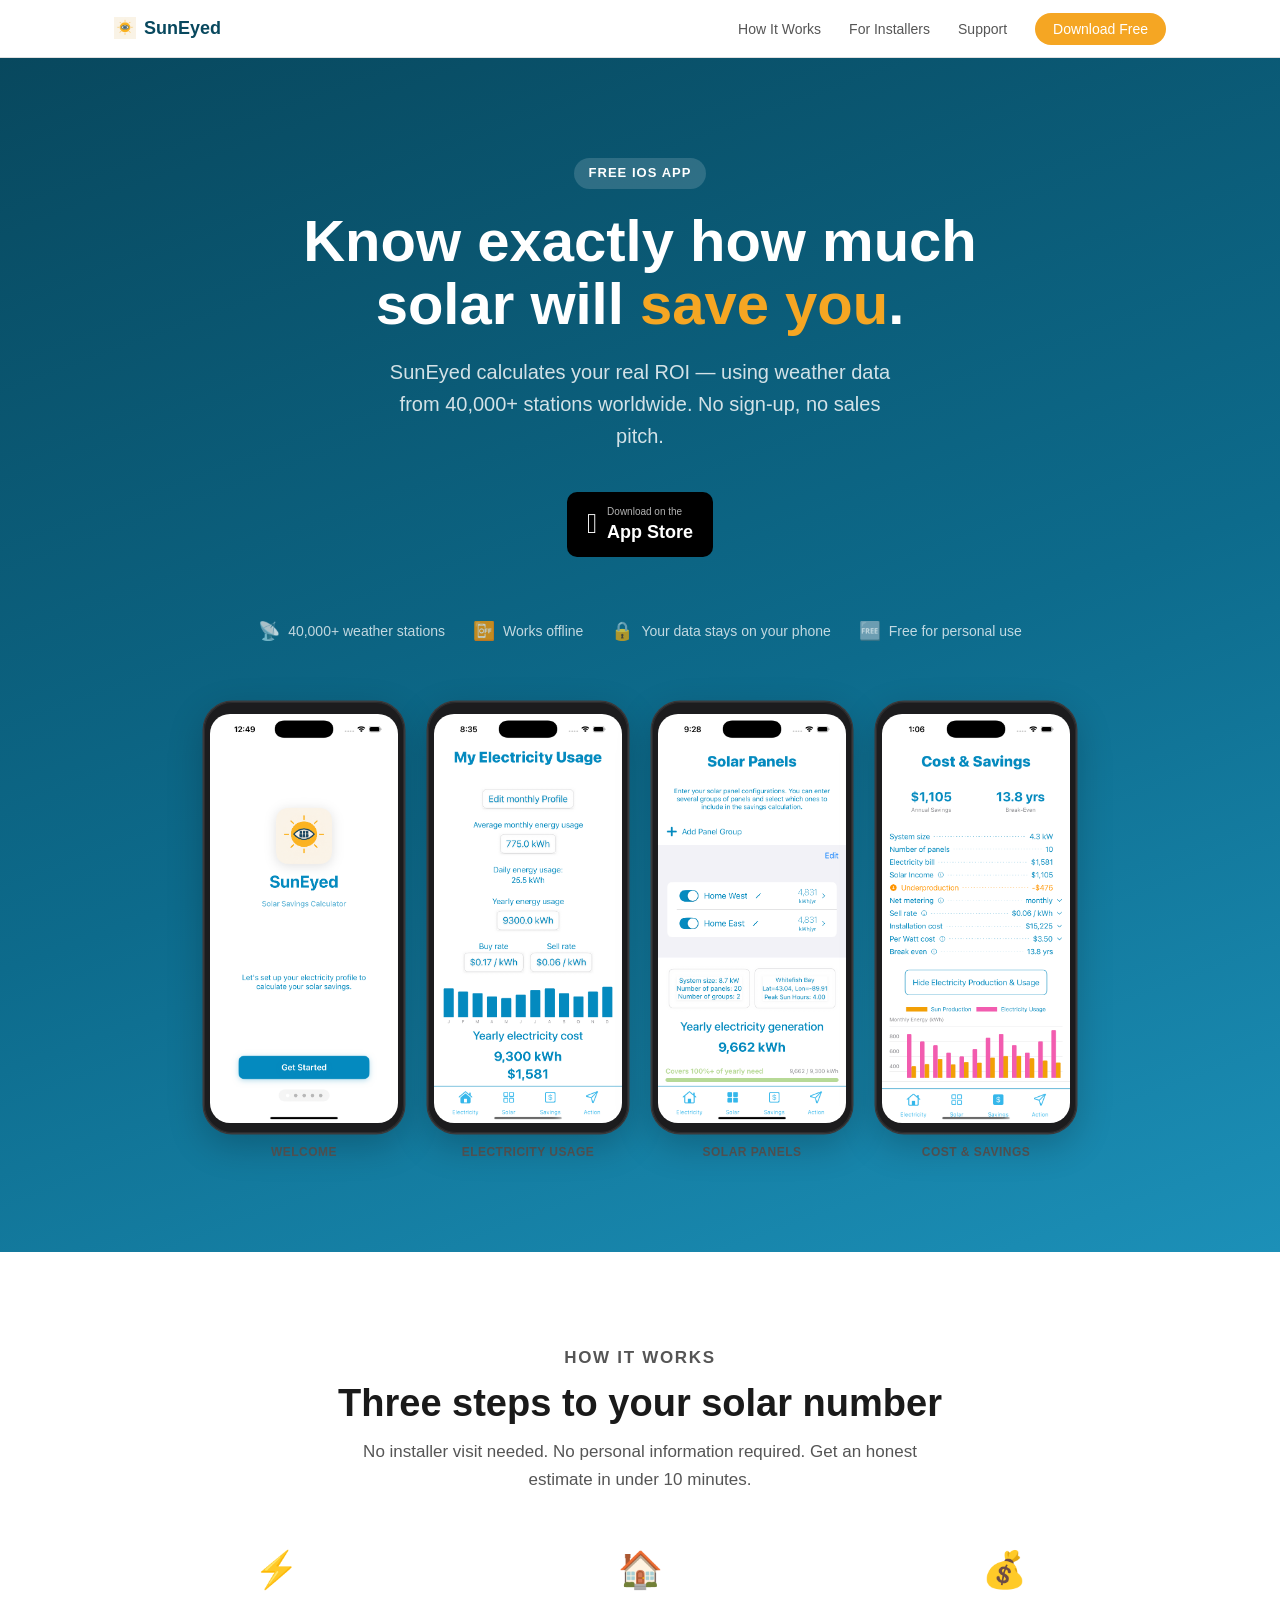
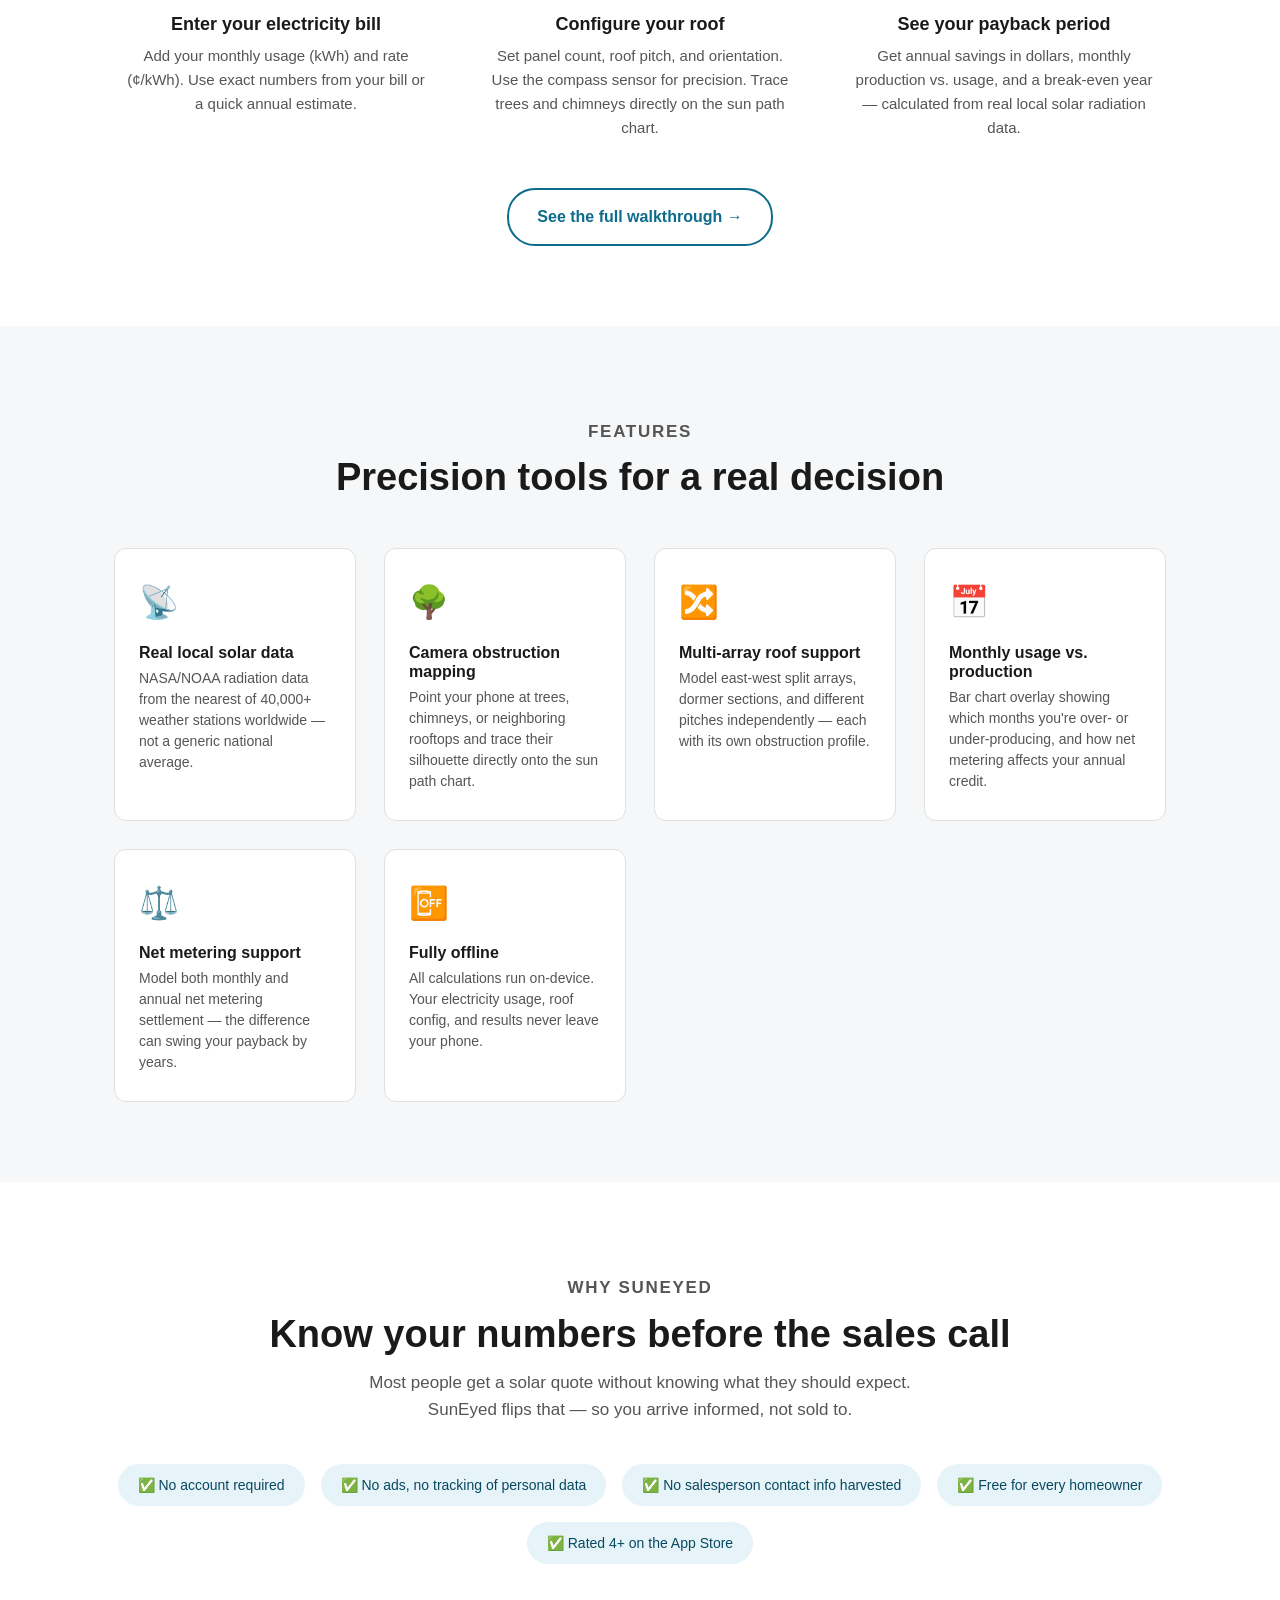
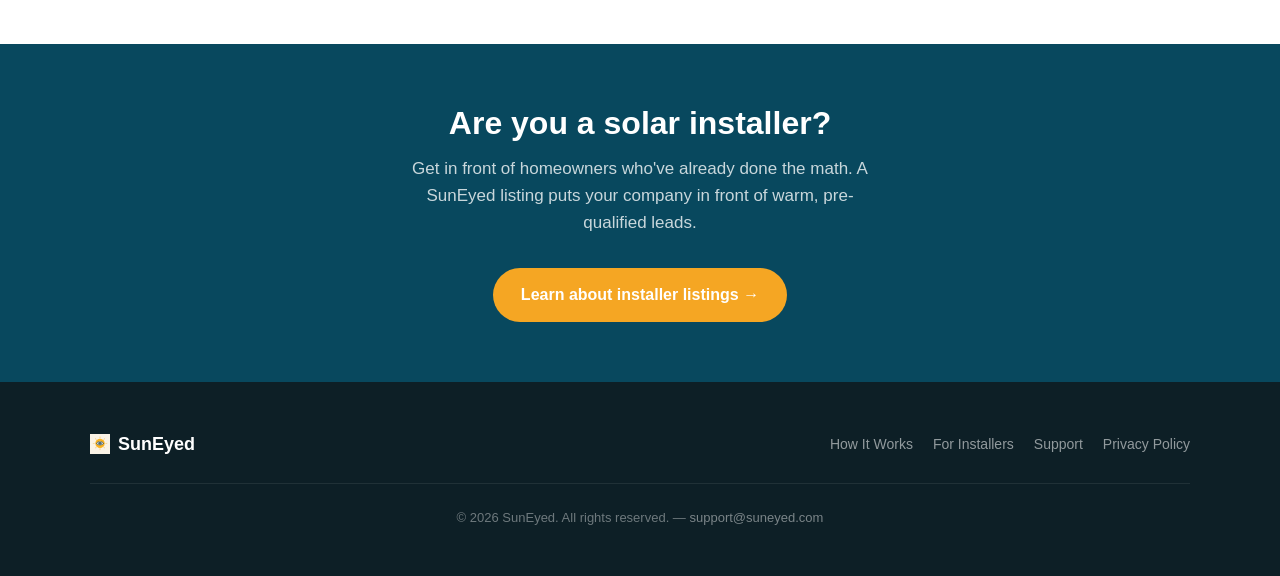
<file: index.html>
<!DOCTYPE html>
<html lang="en">
<head>
    <meta charset="UTF-8">
    <meta name="viewport" content="width=device-width, initial-scale=1.0">

    <title>SunEyed — Solar Savings Calculator</title>
    <meta name="description" content="Free iOS app. Calculate your solar panel ROI using real weather data from 40,000+ stations worldwide. No sign-up required. Know your numbers before you talk to a salesperson.">

    <!-- Open Graph -->
    <meta property="og:type" content="website">
    <meta property="og:url" content="https://suneyed.com/">
    <meta property="og:title" content="SunEyed — Solar Savings Calculator">
    <meta property="og:description" content="Free iOS app. Calculate your solar panel ROI using real weather data. No sign-up required.">
    <meta property="og:image" content="https://suneyed.com/assets/og-image.png">

    <!-- Twitter Card -->
    <meta name="twitter:card" content="summary_large_image">
    <meta name="twitter:title" content="SunEyed — Solar Savings Calculator">
    <meta name="twitter:description" content="Know exactly how much solar will save you — before talking to a single salesperson.">

    <!-- Canonical -->
    <link rel="canonical" href="https://suneyed.com/">

    <!-- Schema.org structured data -->
    <script type="application/ld+json">
    {
        "@context": "https://schema.org",
        "@type": "MobileApplication",
        "name": "SunEyed — Solar Savings Calculator",
        "operatingSystem": "iOS",
        "applicationCategory": "UtilitiesApplication",
        "offers": { "@type": "Offer", "price": "0", "priceCurrency": "USD" },
        "description": "Calculate your personalized solar ROI using real weather data from 40,000+ stations worldwide.",
        "url": "https://suneyed.com"
    }
    </script>

    <link rel="stylesheet" href="css/style.css">
</head>
<body>

<!-- ===== NAV ===== -->
<nav class="nav">
    <div class="nav__inner">
        <a href="/" class="nav__logo">
            <img src="assets/logo-sun.png" alt="SunEyed" class="nav__logo-sun" style="height:22px;width:auto;vertical-align:middle;">
            SunEyed
        </a>
        <ul class="nav__links">
            <li><a href="how-it-works.html">How It Works</a></li>
            <li><a href="installers.html">For Installers</a></li>
            <li><a href="support.html">Support</a></li>
            <li><a href="#download" class="nav__cta">Download Free</a></li>
        </ul>
    </div>
</nav>

<!-- ===== HERO ===== -->
<section class="hero">
    <div class="hero__eyebrow">Free iOS App</div>

    <h1 class="hero__title">
        Know exactly how much solar will <em>save you</em>.
    </h1>

    <p class="hero__sub">
        SunEyed calculates your real ROI — using weather data from 40,000+ stations worldwide. No sign-up, no sales pitch.
    </p>

    <div class="hero__actions" id="download">
        <a href="https://apps.apple.com/app/id6761688312" class="appstore-badge" aria-label="Download on the App Store">
            <span class="appstore-badge__icon">&#63743;</span>
            <span class="appstore-badge__text">
                <span class="appstore-badge__sub">Download on the</span>
                <span class="appstore-badge__main">App Store</span>
            </span>
        </a>
    </div>

    <div class="hero__badges">
        <span class="hero__badge"><span class="hero__badge-icon">📡</span> 40,000+ weather stations</span>
        <span class="hero__badge"><span class="hero__badge-icon">📴</span> Works offline</span>
        <span class="hero__badge"><span class="hero__badge-icon">🔒</span> Your data stays on your phone</span>
        <span class="hero__badge"><span class="hero__badge-icon">🆓</span> Free for personal use</span>
    </div>

    <!-- Screenshot row -->
    <div class="screenshots">
        <div class="screenshot-card">
            <div class="device-frame"><img src="assets/suneyed 01 - splash screen.png" alt="SunEyed splash screen" class="screenshot-card__img"></div>
            <div class="screenshot-card__label">Welcome</div>
        </div>
        <div class="screenshot-card">
            <div class="device-frame"><img src="assets/suneyed 02 - electricity usage.png" alt="Electricity usage screen" class="screenshot-card__img"></div>
            <div class="screenshot-card__label">Electricity Usage</div>
        </div>
        <div class="screenshot-card">
            <div class="device-frame"><img src="assets/suneyed 05 - solar panels.png" alt="Solar panels screen" class="screenshot-card__img"></div>
            <div class="screenshot-card__label">Solar Panels</div>
        </div>
        <div class="screenshot-card">
            <div class="device-frame"><img src="assets/suneyed 06 - cost and savings.png" alt="Cost and savings screen" class="screenshot-card__img"></div>
            <div class="screenshot-card__label">Cost &amp; Savings</div>
        </div>
    </div>
</section>

<!-- ===== HOW IT WORKS (condensed) ===== -->
<section class="section">
    <div class="container">
        <div class="section-header">
            <p class="section-label">How It Works</p>
            <h2>Three steps to your solar number</h2>
            <p>No installer visit needed. No personal information required. Get an honest estimate in under 10 minutes.</p>
        </div>

        <div class="steps">
            <div class="step">
                <div class="step__icon">⚡</div>
                <h3 class="step__title">Enter your electricity bill</h3>
                <p class="step__desc">Add your monthly usage (kWh) and rate (¢/kWh). Use exact numbers from your bill or a quick annual estimate.</p>
            </div>
            <div class="step">
                <div class="step__icon">🏠</div>
                <h3 class="step__title">Configure your roof</h3>
                <p class="step__desc">Set panel count, roof pitch, and orientation. Use the compass sensor for precision. Trace trees and chimneys directly on the sun path chart.</p>
            </div>
            <div class="step">
                <div class="step__icon">💰</div>
                <h3 class="step__title">See your payback period</h3>
                <p class="step__desc">Get annual savings in dollars, monthly production vs. usage, and a break-even year — calculated from real local solar radiation data.</p>
            </div>
        </div>

        <div style="text-align:center; margin-top:48px;">
            <a href="how-it-works.html" class="btn btn--outline">See the full walkthrough →</a>
        </div>
    </div>
</section>

<!-- ===== FEATURES ===== -->
<section class="section section--alt">
    <div class="container">
        <div class="section-header">
            <p class="section-label">Features</p>
            <h2>Precision tools for a real decision</h2>
        </div>

        <div class="features">
            <div class="feature-card">
                <div class="feature-card__icon">📡</div>
                <h3 class="feature-card__title">Real local solar data</h3>
                <p class="feature-card__desc">NASA/NOAA radiation data from the nearest of 40,000+ weather stations worldwide — not a generic national average.</p>
            </div>
            <div class="feature-card">
                <div class="feature-card__icon">🌳</div>
                <h3 class="feature-card__title">Camera obstruction mapping</h3>
                <p class="feature-card__desc">Point your phone at trees, chimneys, or neighboring rooftops and trace their silhouette directly onto the sun path chart.</p>
            </div>
            <div class="feature-card">
                <div class="feature-card__icon">🔀</div>
                <h3 class="feature-card__title">Multi-array roof support</h3>
                <p class="feature-card__desc">Model east-west split arrays, dormer sections, and different pitches independently — each with its own obstruction profile.</p>
            </div>
            <div class="feature-card">
                <div class="feature-card__icon">📅</div>
                <h3 class="feature-card__title">Monthly usage vs. production</h3>
                <p class="feature-card__desc">Bar chart overlay showing which months you're over- or under-producing, and how net metering affects your annual credit.</p>
            </div>
            <div class="feature-card">
                <div class="feature-card__icon">⚖️</div>
                <h3 class="feature-card__title">Net metering support</h3>
                <p class="feature-card__desc">Model both monthly and annual net metering settlement — the difference can swing your payback by years.</p>
            </div>
            <div class="feature-card">
                <div class="feature-card__icon">📴</div>
                <h3 class="feature-card__title">Fully offline</h3>
                <p class="feature-card__desc">All calculations run on-device. Your electricity usage, roof config, and results never leave your phone.</p>
            </div>
        </div>
    </div>
</section>

<!-- ===== TRUST SIGNALS ===== -->
<section class="section">
    <div class="container" style="text-align:center;">
        <div class="section-header">
            <p class="section-label">Why SunEyed</p>
            <h2>Know your numbers before the sales call</h2>
            <p>Most people get a solar quote without knowing what they should expect. SunEyed flips that — so you arrive informed, not sold to.</p>
        </div>

        <div class="trust-row">
            <div class="trust-pill">✅ No account required</div>
            <div class="trust-pill">✅ No ads, no tracking of personal data</div>
            <div class="trust-pill">✅ No salesperson contact info harvested</div>
            <div class="trust-pill">✅ Free for every homeowner</div>
            <div class="trust-pill">✅ Rated 4+ on the App Store</div>
        </div>
    </div>
</section>

<!-- ===== INSTALLER CTA BAND ===== -->
<div class="installer-band">
    <h2>Are you a solar installer?</h2>
    <p>Get in front of homeowners who've already done the math. A SunEyed listing puts your company in front of warm, pre-qualified leads.</p>
    <a href="installers.html" class="btn btn--amber">Learn about installer listings →</a>
</div>

<!-- ===== FOOTER ===== -->
<footer class="footer">
    <div class="footer__inner">
        <div class="footer__logo" style="display:flex;align-items:center;gap:8px;"><img src="assets/logo-sun.png" alt="SunEyed" class="footer__logo-img" style="height:20px;width:auto;vertical-align:middle;"> SunEyed</div>
        <ul class="footer__links">
            <li><a href="how-it-works.html">How It Works</a></li>
            <li><a href="installers.html">For Installers</a></li>
            <li><a href="support.html">Support</a></li>
            <li><a href="privacy.html">Privacy Policy</a></li>
        </ul>
    </div>
    <div class="footer__inner">
        <p class="footer__copy">&copy; 2026 SunEyed. All rights reserved. &mdash; <a href="mailto:support@suneyed.com" style="color:rgba(255,255,255,0.45)">support@suneyed.com</a></p>
    </div>
</footer>

</body>
</html>
</file>
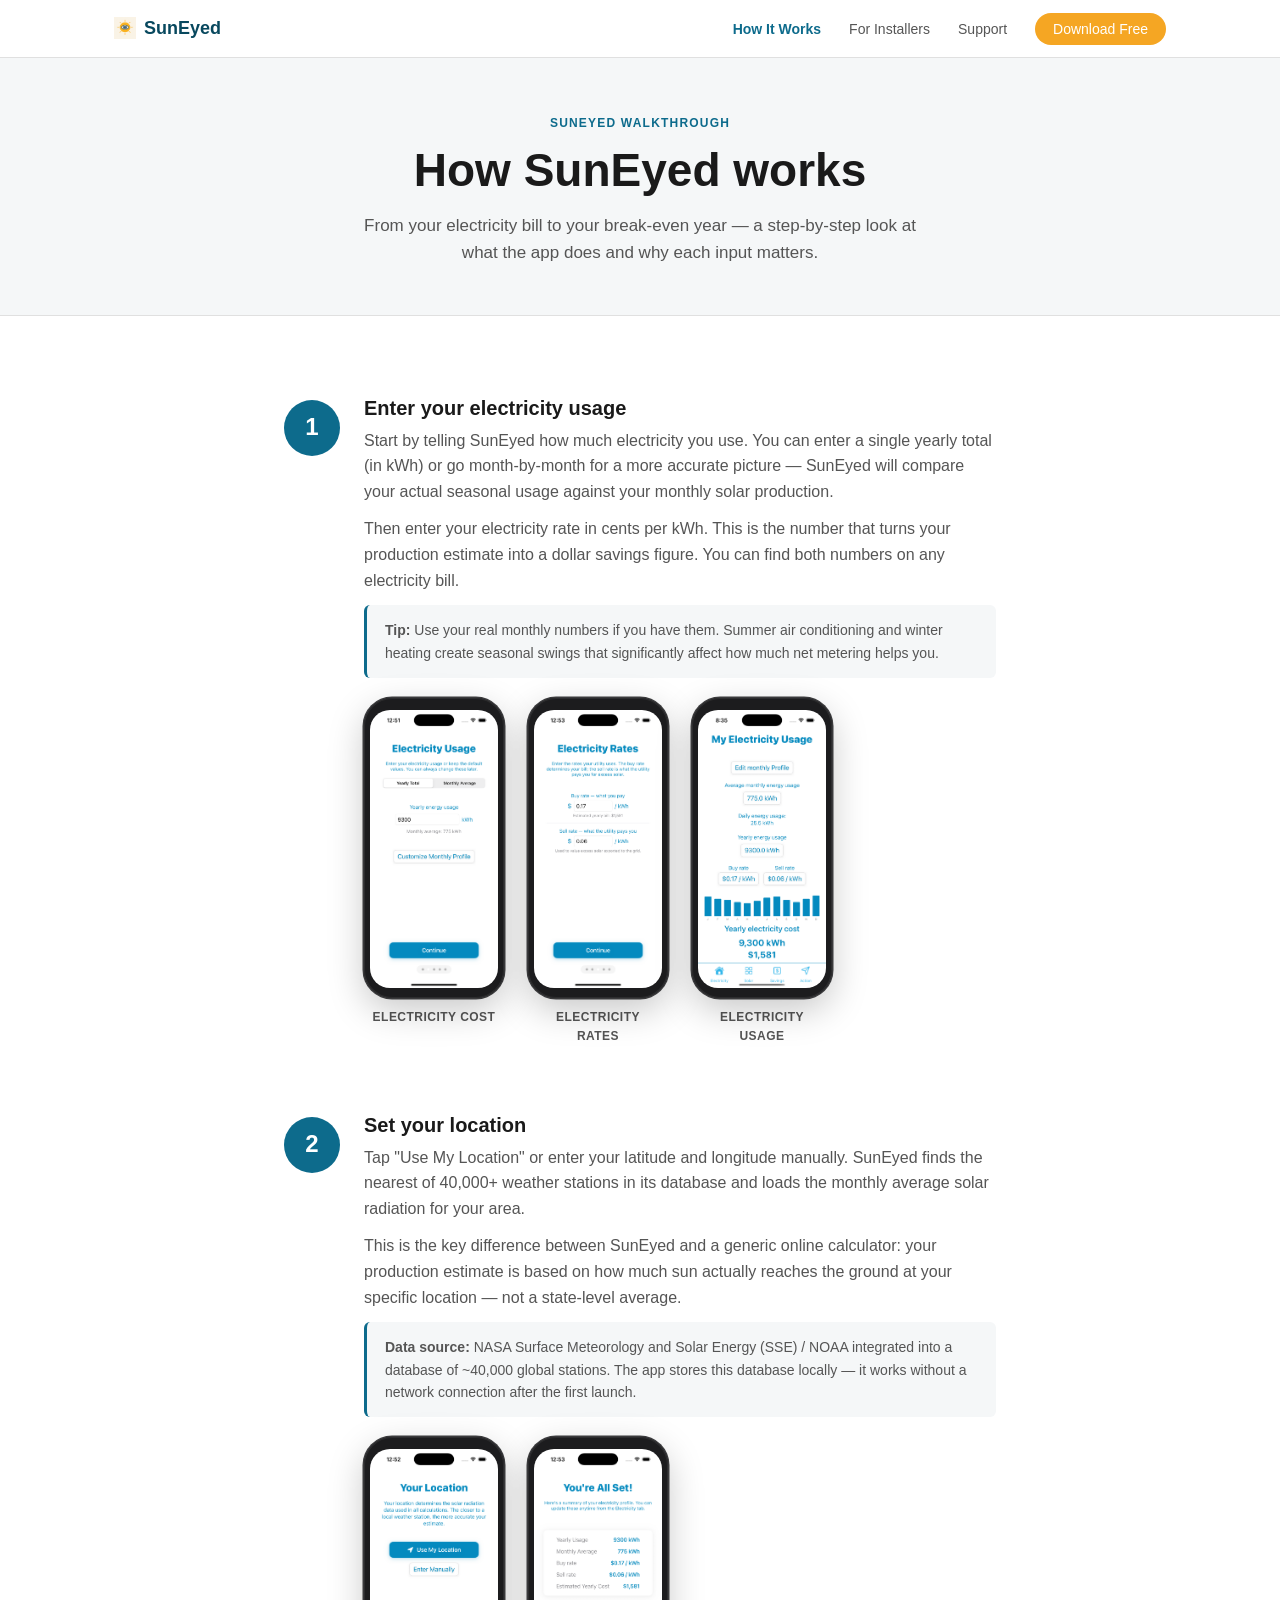
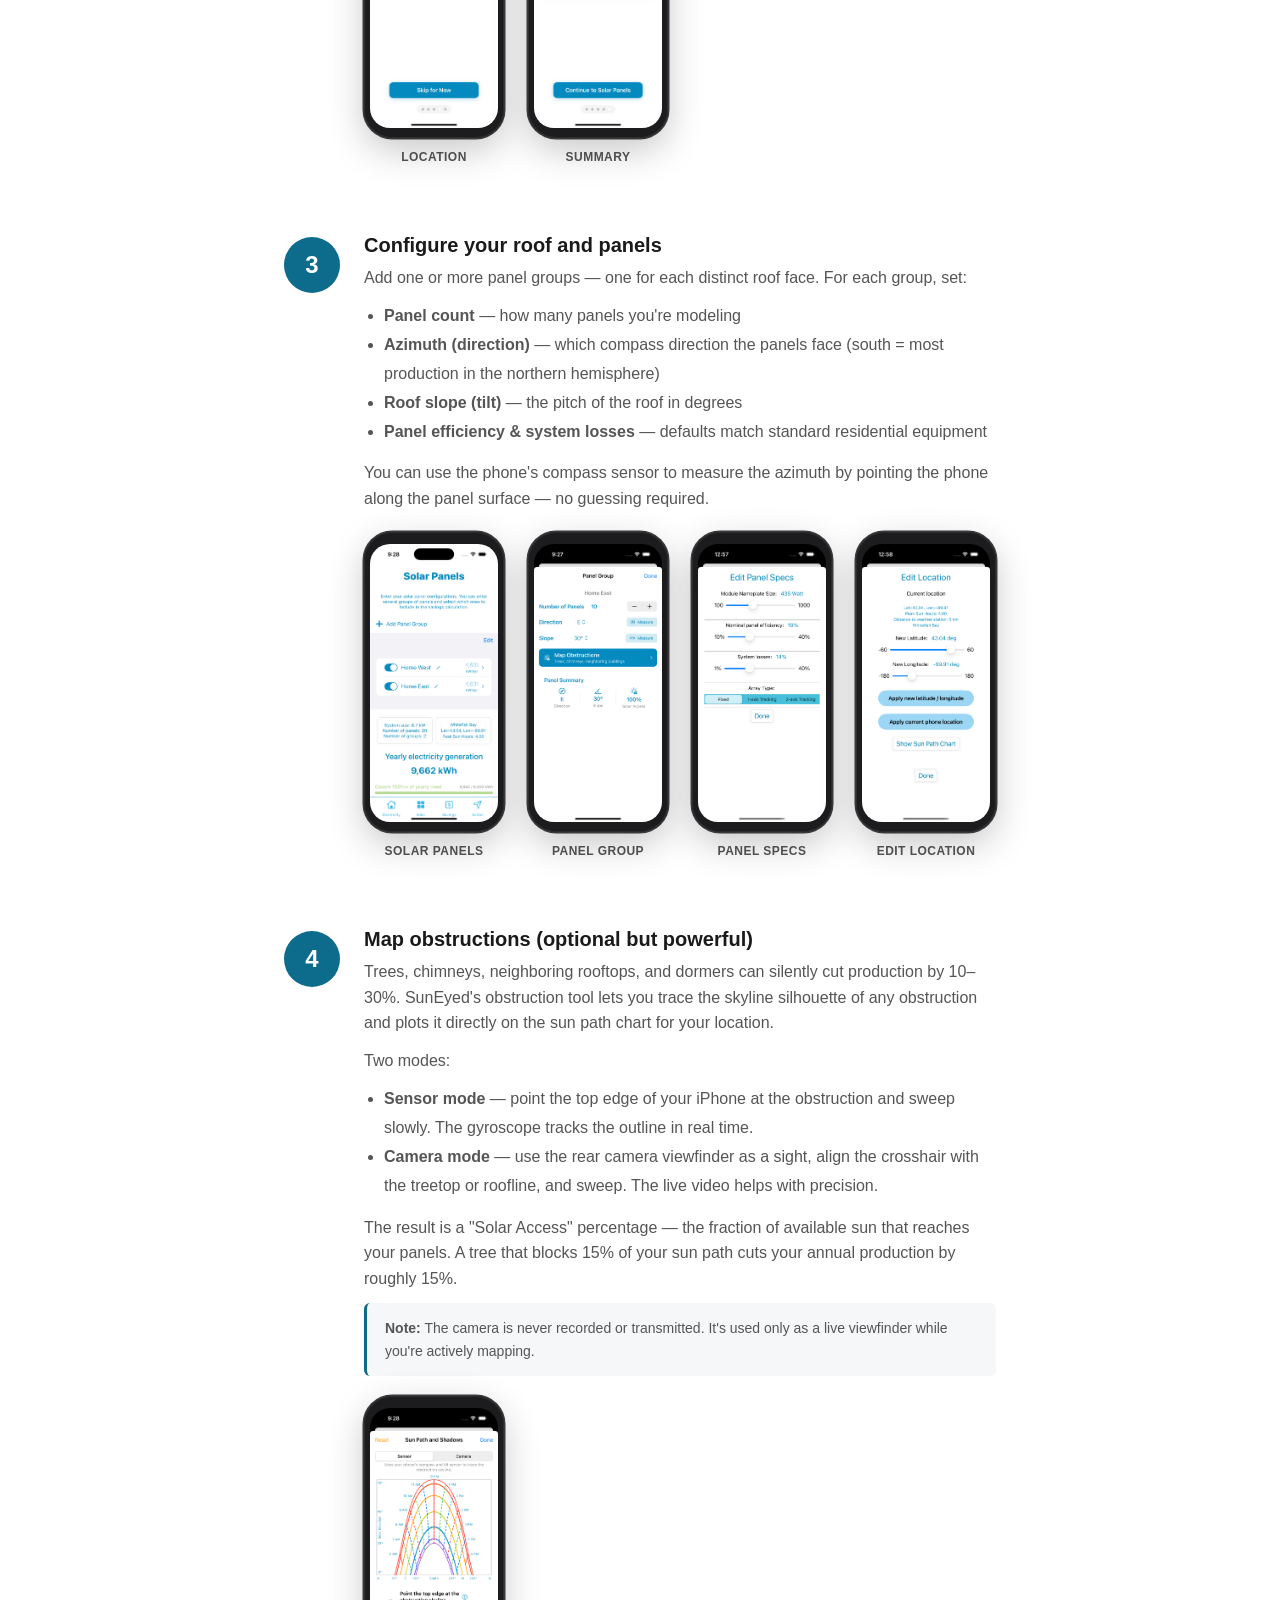
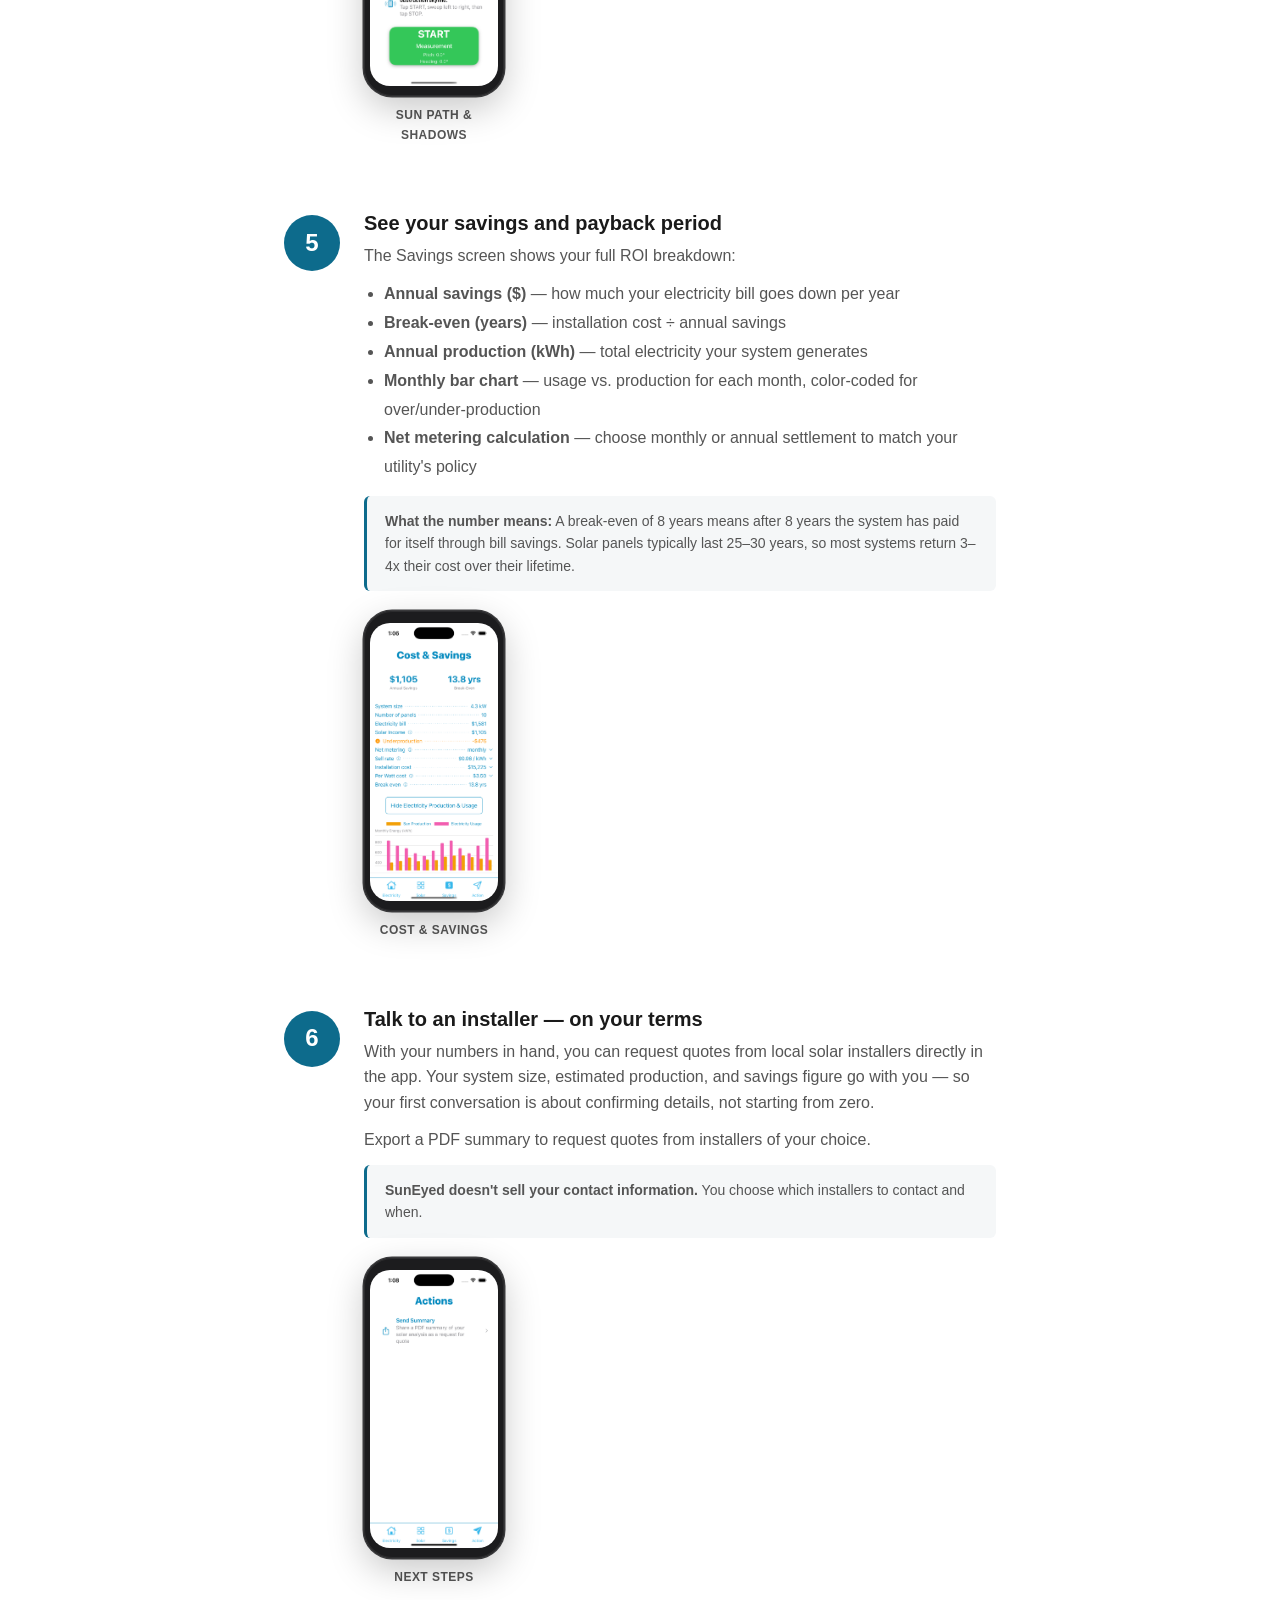
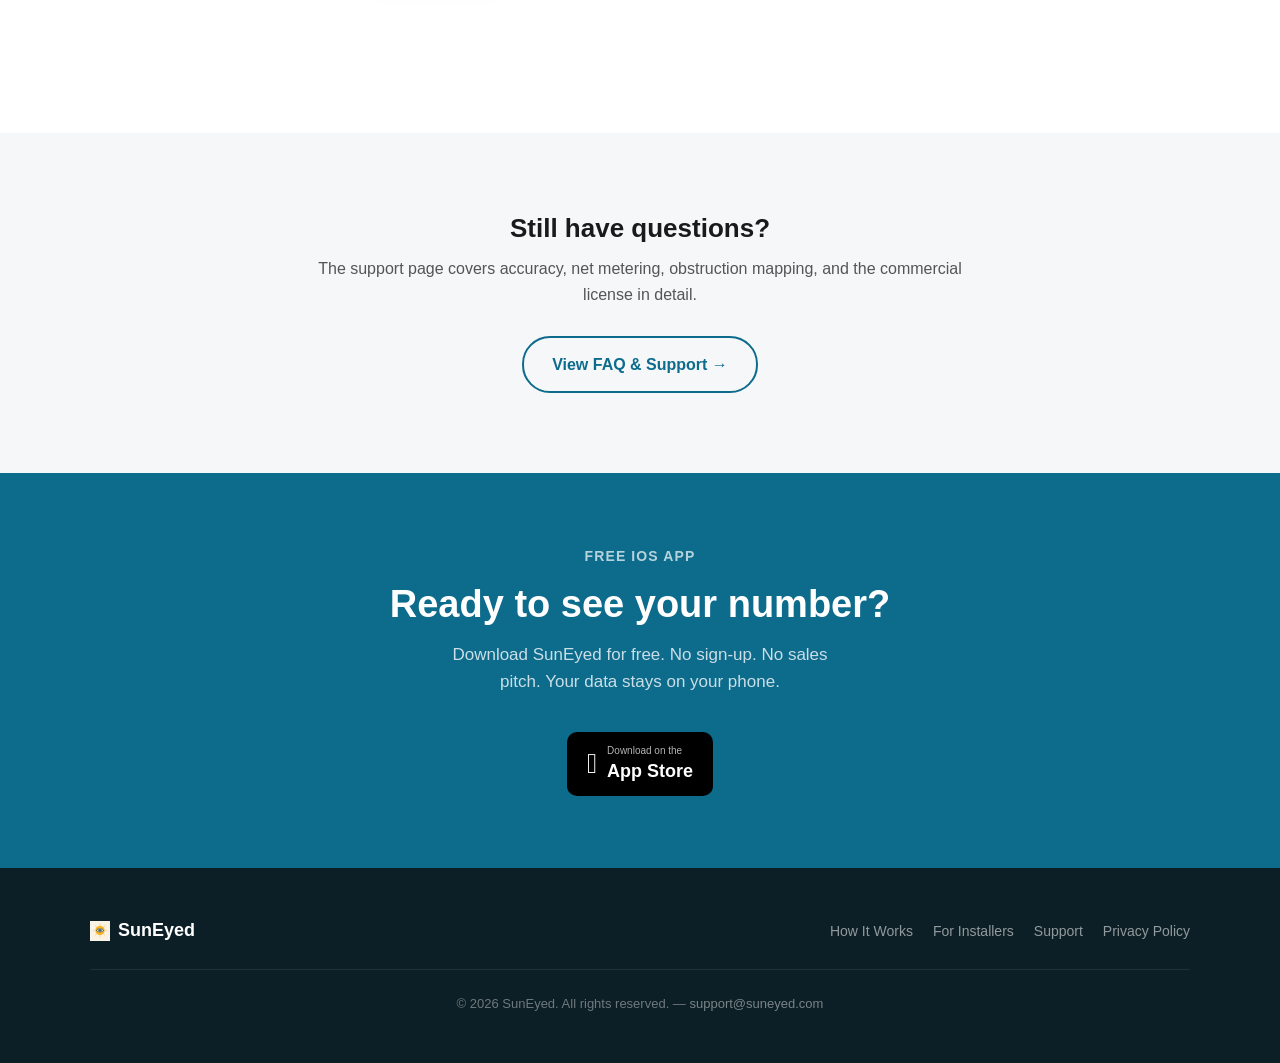
<file: how-it-works.html>
<!DOCTYPE html>
<html lang="en">
<head>
    <meta charset="UTF-8">
    <meta name="viewport" content="width=device-width, initial-scale=1.0">

    <title>How It Works — SunEyed Solar Savings Calculator</title>
    <meta name="description" content="How SunEyed calculates your solar ROI: enter your electricity bill, configure your roof, and get a precise payback period in minutes using real local weather data.">
    <link rel="canonical" href="https://suneyed.com/how-it-works">

    <link rel="stylesheet" href="css/style.css">
</head>
<body>

<!-- ===== NAV ===== -->
<nav class="nav">
    <div class="nav__inner">
        <a href="index.html" class="nav__logo">
            <img src="assets/logo-sun.png" alt="SunEyed" class="nav__logo-sun" style="height:22px;width:auto;vertical-align:middle;">
            SunEyed
        </a>
        <ul class="nav__links">
            <li><a href="how-it-works.html" style="color:var(--blue); font-weight:700;">How It Works</a></li>
            <li><a href="installers.html">For Installers</a></li>
            <li><a href="support.html">Support</a></li>
            <li><a href="index.html#download" class="nav__cta">Download Free</a></li>
        </ul>
    </div>
</nav>

<!-- ===== PAGE HERO ===== -->
<section style="background:var(--bg-alt); padding:56px 24px 48px; text-align:center; border-bottom:1px solid var(--border);">
    <div class="container">
        <p class="section-label">SunEyed Walkthrough</p>
        <h1 style="font-size:clamp(28px,4vw,46px); font-weight:800; margin-bottom:14px;">How SunEyed works</h1>
        <p style="font-size:17px; color:var(--text-muted); max-width:560px; margin:0 auto;">
            From your electricity bill to your break-even year — a step-by-step look at what the app does and why each input matters.
        </p>
    </div>
</section>

<!-- ===== STEPS ===== -->
<section class="section">
    <div class="container" style="max-width:760px;">

        <div class="step-row">
            <div class="step-row__num">1</div>
            <div class="step-row__body">
                <h3>Enter your electricity usage</h3>
                <p>Start by telling SunEyed how much electricity you use. You can enter a single yearly total (in kWh) or go month-by-month for a more accurate picture — SunEyed will compare your actual seasonal usage against your monthly solar production.</p>
                <p>Then enter your electricity rate in cents per kWh. This is the number that turns your production estimate into a dollar savings figure. You can find both numbers on any electricity bill.</p>
                <div class="step-row__sub">
                    <strong>Tip:</strong> Use your real monthly numbers if you have them. Summer air conditioning and winter heating create seasonal swings that significantly affect how much net metering helps you.
                </div>
                <div class="screenshots" style="justify-content:flex-start; margin-top:20px;">
                    <div class="screenshot-card" style="width:140px;">
                        <div class="device-frame"><img src="assets/suneyed 02 - electricity cost.png" alt="Electricity cost screen" class="screenshot-card__img"></div>
                        <div class="screenshot-card__label">Electricity Cost</div>
                    </div>
                    <div class="screenshot-card" style="width:140px;">
                        <div class="device-frame"><img src="assets/suneyed 02_1 - electricity rates.png" alt="Electricity rates screen" class="screenshot-card__img"></div>
                        <div class="screenshot-card__label">Electricity Rates</div>
                    </div>
                    <div class="screenshot-card" style="width:140px;">
                        <div class="device-frame"><img src="assets/suneyed 02 - electricity usage.png" alt="Electricity usage screen" class="screenshot-card__img"></div>
                        <div class="screenshot-card__label">Electricity Usage</div>
                    </div>
                </div>
            </div>
        </div>

        <div class="step-row">
            <div class="step-row__num">2</div>
            <div class="step-row__body">
                <h3>Set your location</h3>
                <p>Tap "Use My Location" or enter your latitude and longitude manually. SunEyed finds the nearest of 40,000+ weather stations in its database and loads the monthly average solar radiation for your area.</p>
                <p>This is the key difference between SunEyed and a generic online calculator: your production estimate is based on how much sun actually reaches the ground at your specific location — not a state-level average.</p>
                <div class="step-row__sub">
                    <strong>Data source:</strong> NASA Surface Meteorology and Solar Energy (SSE) / NOAA integrated into a database of ~40,000 global stations. The app stores this database locally — it works without a network connection after the first launch.
                </div>
                <div class="screenshots" style="justify-content:flex-start; margin-top:20px;">
                    <div class="screenshot-card" style="width:140px;">
                        <div class="device-frame"><img src="assets/suneyed 03 - location.png" alt="Location screen" class="screenshot-card__img"></div>
                        <div class="screenshot-card__label">Location</div>
                    </div>
                    <div class="screenshot-card" style="width:140px;">
                        <div class="device-frame"><img src="assets/suneyed 04 - onboarding summary.png" alt="Onboarding summary screen" class="screenshot-card__img"></div>
                        <div class="screenshot-card__label">Summary</div>
                    </div>
                </div>
            </div>
        </div>

        <div class="step-row">
            <div class="step-row__num">3</div>
            <div class="step-row__body">
                <h3>Configure your roof and panels</h3>
                <p>Add one or more panel groups — one for each distinct roof face. For each group, set:</p>
                <ul style="color:var(--text-muted); margin:0 0 14px 20px; line-height:1.8;">
                    <li><strong>Panel count</strong> — how many panels you're modeling</li>
                    <li><strong>Azimuth (direction)</strong> — which compass direction the panels face (south = most production in the northern hemisphere)</li>
                    <li><strong>Roof slope (tilt)</strong> — the pitch of the roof in degrees</li>
                    <li><strong>Panel efficiency & system losses</strong> — defaults match standard residential equipment</li>
                </ul>
                <p>You can use the phone's compass sensor to measure the azimuth by pointing the phone along the panel surface — no guessing required.</p>
                <div class="screenshots" style="justify-content:flex-start; margin-top:20px;">
                    <div class="screenshot-card" style="width:140px;">
                        <div class="device-frame"><img src="assets/suneyed 05 - solar panels.png" alt="Solar panels screen" class="screenshot-card__img"></div>
                        <div class="screenshot-card__label">Solar Panels</div>
                    </div>
                    <div class="screenshot-card" style="width:140px;">
                        <div class="device-frame"><img src="assets/suneyed 05_1 - panel group.png" alt="Panel group screen" class="screenshot-card__img"></div>
                        <div class="screenshot-card__label">Panel Group</div>
                    </div>
                    <div class="screenshot-card" style="width:140px;">
                        <div class="device-frame"><img src="assets/suneyed 05_2 - panel specs.png" alt="Panel specs screen" class="screenshot-card__img"></div>
                        <div class="screenshot-card__label">Panel Specs</div>
                    </div>
                    <div class="screenshot-card" style="width:140px;">
                        <div class="device-frame"><img src="assets/suneyed 05_3 - edit location.png" alt="Edit location screen" class="screenshot-card__img"></div>
                        <div class="screenshot-card__label">Edit Location</div>
                    </div>
                </div>
            </div>
        </div>

        <div class="step-row">
            <div class="step-row__num">4</div>
            <div class="step-row__body">
                <h3>Map obstructions (optional but powerful)</h3>
                <p>Trees, chimneys, neighboring rooftops, and dormers can silently cut production by 10–30%. SunEyed's obstruction tool lets you trace the skyline silhouette of any obstruction and plots it directly on the sun path chart for your location.</p>
                <p>Two modes:</p>
                <ul style="color:var(--text-muted); margin:0 0 14px 20px; line-height:1.8;">
                    <li><strong>Sensor mode</strong> — point the top edge of your iPhone at the obstruction and sweep slowly. The gyroscope tracks the outline in real time.</li>
                    <li><strong>Camera mode</strong> — use the rear camera viewfinder as a sight, align the crosshair with the treetop or roofline, and sweep. The live video helps with precision.</li>
                </ul>
                <p>The result is a "Solar Access" percentage — the fraction of available sun that reaches your panels. A tree that blocks 15% of your sun path cuts your annual production by roughly 15%.</p>
                <div class="step-row__sub">
                    <strong>Note:</strong> The camera is never recorded or transmitted. It's used only as a live viewfinder while you're actively mapping.
                </div>
                <div class="screenshots" style="justify-content:flex-start; margin-top:20px;">
                    <div class="screenshot-card" style="width:140px;">
                        <div class="device-frame"><img src="assets/suneyed 05_4 - sun path and shadows.png" alt="Sun path and shadows screen" class="screenshot-card__img"></div>
                        <div class="screenshot-card__label">Sun Path & Shadows</div>
                    </div>
                </div>
            </div>
        </div>

        <div class="step-row">
            <div class="step-row__num">5</div>
            <div class="step-row__body">
                <h3>See your savings and payback period</h3>
                <p>The Savings screen shows your full ROI breakdown:</p>
                <ul style="color:var(--text-muted); margin:0 0 14px 20px; line-height:1.8;">
                    <li><strong>Annual savings ($)</strong> — how much your electricity bill goes down per year</li>
                    <li><strong>Break-even (years)</strong> — installation cost ÷ annual savings</li>
                    <li><strong>Annual production (kWh)</strong> — total electricity your system generates</li>
                    <li><strong>Monthly bar chart</strong> — usage vs. production for each month, color-coded for over/under-production</li>
                    <li><strong>Net metering calculation</strong> — choose monthly or annual settlement to match your utility's policy</li>
                </ul>
                <div class="step-row__sub">
                    <strong>What the number means:</strong> A break-even of 8 years means after 8 years the system has paid for itself through bill savings. Solar panels typically last 25–30 years, so most systems return 3–4x their cost over their lifetime.
                </div>
                <div class="screenshots" style="justify-content:flex-start; margin-top:20px;">
                    <div class="screenshot-card" style="width:140px;">
                        <div class="device-frame"><img src="assets/suneyed 06 - cost and savings.png" alt="Cost and savings screen" class="screenshot-card__img"></div>
                        <div class="screenshot-card__label">Cost &amp; Savings</div>
                    </div>
                </div>
            </div>
        </div>

        <div class="step-row">
            <div class="step-row__num">6</div>
            <div class="step-row__body">
                <h3>Talk to an installer — on your terms</h3>
                <p>With your numbers in hand, you can request quotes from local solar installers directly in the app. Your system size, estimated production, and savings figure go with you — so your first conversation is about confirming details, not starting from zero.</p>
                <p>Export a PDF summary to request quotes from installers of your choice.</p>
                <div class="step-row__sub">
                    <strong>SunEyed doesn't sell your contact information.</strong> You choose which installers to contact and when.
                </div>
                <div class="screenshots" style="justify-content:flex-start; margin-top:20px;">
                    <div class="screenshot-card" style="width:140px;">
                        <div class="device-frame"><img src="assets/suneyed 07 - actions.png" alt="Actions screen" class="screenshot-card__img"></div>
                        <div class="screenshot-card__label">Next Steps</div>
                    </div>
                </div>
            </div>
        </div>

    </div>
</section>

<!-- ===== FAQ TEASER ===== -->
<section class="section section--alt">
    <div class="container" style="max-width:720px; text-align:center;">
        <h2 style="font-size:26px; margin-bottom:12px;">Still have questions?</h2>
        <p style="color:var(--text-muted); margin-bottom:28px;">The support page covers accuracy, net metering, obstruction mapping, and the commercial license in detail.</p>
        <a href="support.html" class="btn btn--outline">View FAQ & Support →</a>
    </div>
</section>

<!-- ===== DOWNLOAD CTA ===== -->
<section class="section" style="text-align:center; background:var(--blue); padding:72px 24px;">
    <p style="color:rgba(255,255,255,0.7); font-size:14px; font-weight:600; letter-spacing:0.08em; text-transform:uppercase; margin-bottom:14px;">Free iOS App</p>
    <h2 style="color:#fff; font-size:clamp(24px,3.5vw,38px); margin-bottom:14px;">Ready to see your number?</h2>
    <p style="color:rgba(255,255,255,0.78); font-size:17px; max-width:420px; margin:0 auto 36px;">Download SunEyed for free. No sign-up. No sales pitch. Your data stays on your phone.</p>
    <a href="https://apps.apple.com/app/id6761688312" class="appstore-badge" aria-label="Download on the App Store">
        <span class="appstore-badge__icon">&#63743;</span>
        <span class="appstore-badge__text">
            <span class="appstore-badge__sub">Download on the</span>
            <span class="appstore-badge__main">App Store</span>
        </span>
    </a>
</section>

<!-- ===== FOOTER ===== -->
<footer class="footer">
    <div class="footer__inner">
        <div class="footer__logo" style="display:flex;align-items:center;gap:8px;"><img src="assets/logo-sun.png" alt="SunEyed" class="footer__logo-img" style="height:20px;width:auto;vertical-align:middle;"> SunEyed</div>
        <ul class="footer__links">
            <li><a href="how-it-works.html">How It Works</a></li>
            <li><a href="installers.html">For Installers</a></li>
            <li><a href="support.html">Support</a></li>
            <li><a href="privacy.html">Privacy Policy</a></li>
        </ul>
    </div>
    <div class="footer__inner">
        <p class="footer__copy">&copy; 2026 SunEyed. All rights reserved. &mdash; <a href="mailto:support@suneyed.com" style="color:rgba(255,255,255,0.45)">support@suneyed.com</a></p>
    </div>
</footer>

</body>
</html>
</file>
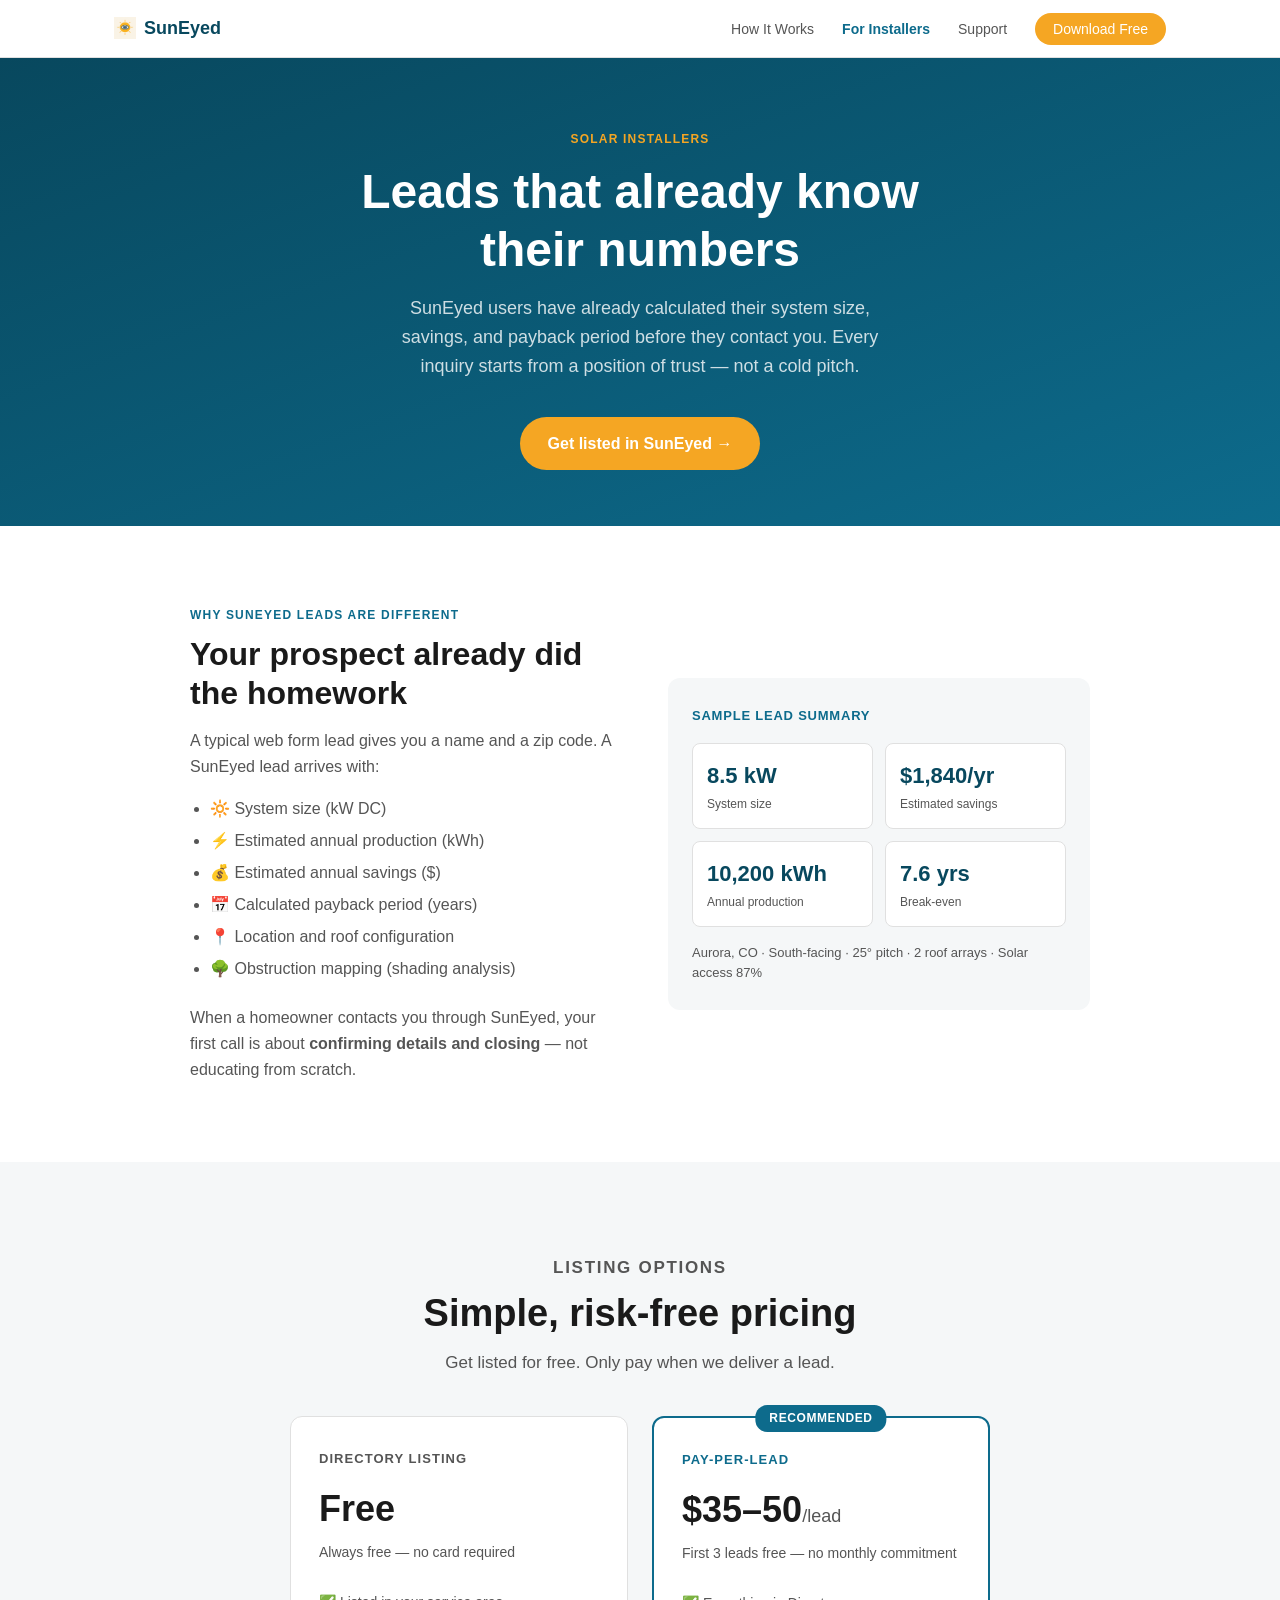
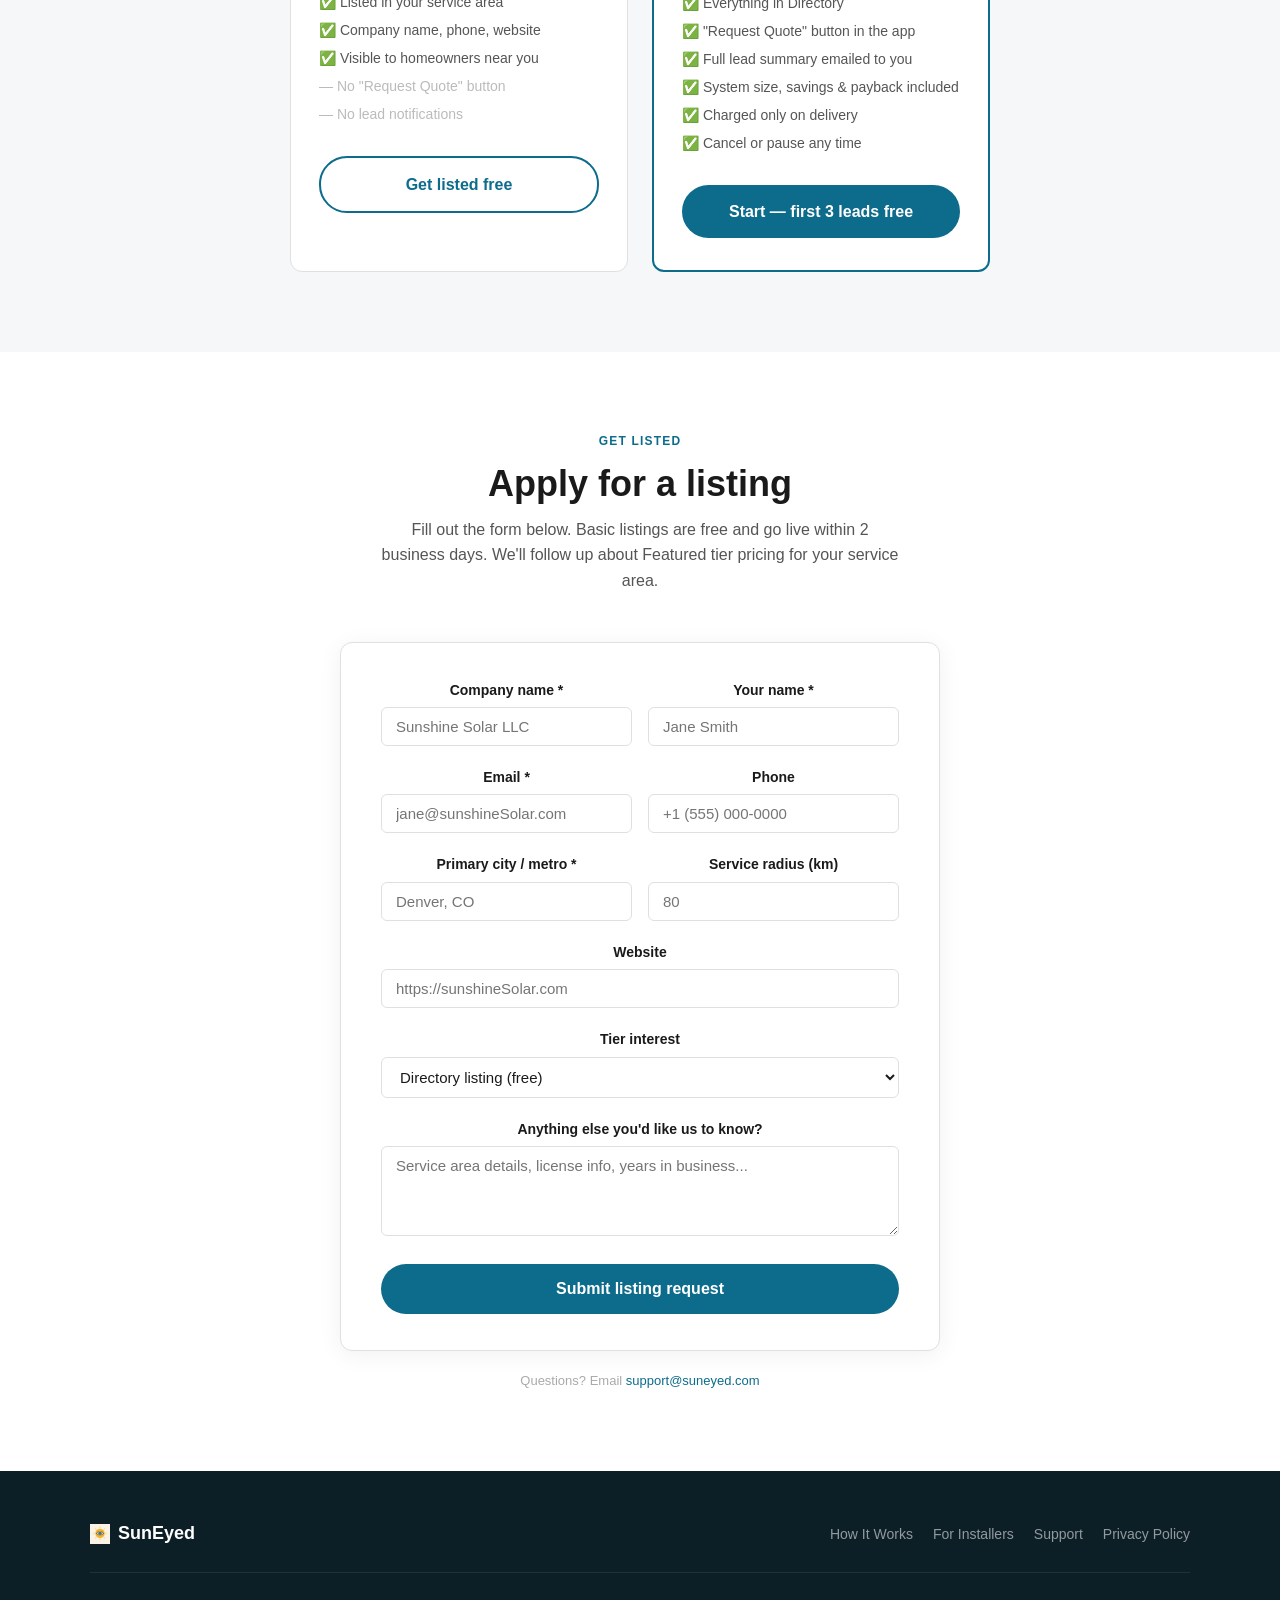
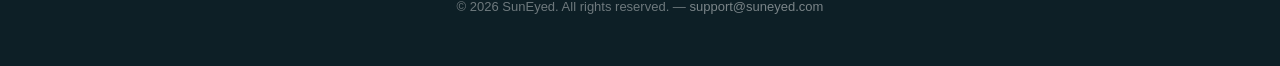
<file: installers.html>
<!DOCTYPE html>
<html lang="en">
<head>
    <meta charset="UTF-8">
    <meta name="viewport" content="width=device-width, initial-scale=1.0">

    <title>For Solar Installers — SunEyed</title>
    <meta name="description" content="Get featured in SunEyed and reach homeowners who've already calculated their solar ROI. Pre-qualified leads with system size, savings estimate, and location already computed.">
    <link rel="canonical" href="https://suneyed.com/installers">

    <link rel="stylesheet" href="css/style.css">
</head>
<body>

<!-- ===== NAV ===== -->
<nav class="nav">
    <div class="nav__inner">
        <a href="index.html" class="nav__logo">
            <img src="assets/logo-sun.png" alt="SunEyed" class="nav__logo-sun" style="height:22px;width:auto;vertical-align:middle;">
            SunEyed
        </a>
        <ul class="nav__links">
            <li><a href="how-it-works.html">How It Works</a></li>
            <li><a href="installers.html" style="color:var(--blue); font-weight:700;">For Installers</a></li>
            <li><a href="support.html">Support</a></li>
            <li><a href="index.html#download" class="nav__cta">Download Free</a></li>
        </ul>
    </div>
</nav>

<!-- ===== PAGE HERO ===== -->
<section style="background:linear-gradient(160deg, #08485e 0%, #0d6b8c 100%); color:#fff; padding:72px 24px 56px; text-align:center;">
    <div class="container">
        <p style="font-size:12px; font-weight:700; letter-spacing:0.10em; text-transform:uppercase; color:var(--amber); margin-bottom:14px;">Solar Installers</p>
        <h1 style="color:#fff; font-size:clamp(28px,4vw,48px); font-weight:800; max-width:640px; margin:0 auto 16px;">Leads that already know their numbers</h1>
        <p style="color:rgba(255,255,255,0.80); font-size:18px; max-width:520px; margin:0 auto 36px;">
            SunEyed users have already calculated their system size, savings, and payback period before they contact you. Every inquiry starts from a position of trust — not a cold pitch.
        </p>
        <a href="#signup-form" class="btn btn--amber">Get listed in SunEyed →</a>
    </div>
</section>

<!-- ===== LEAD QUALITY SECTION ===== -->
<section class="section">
    <div class="container">
        <div style="display:grid; grid-template-columns:1fr 1fr; gap:56px; align-items:center; max-width:900px; margin:0 auto;">
            <div>
                <p class="section-label">Why SunEyed leads are different</p>
                <h2 style="font-size:clamp(22px,3vw,32px); margin-bottom:16px;">Your prospect already did the homework</h2>
                <p style="color:var(--text-muted); margin-bottom:14px;">A typical web form lead gives you a name and a zip code. A SunEyed lead arrives with:</p>
                <ul style="color:var(--text-muted); line-height:2; padding-left:20px; margin-bottom:20px;">
                    <li>🔆 System size (kW DC)</li>
                    <li>⚡ Estimated annual production (kWh)</li>
                    <li>💰 Estimated annual savings ($)</li>
                    <li>📅 Calculated payback period (years)</li>
                    <li>📍 Location and roof configuration</li>
                    <li>🌳 Obstruction mapping (shading analysis)</li>
                </ul>
                <p style="color:var(--text-muted);">When a homeowner contacts you through SunEyed, your first call is about <strong>confirming details and closing</strong> — not educating from scratch.</p>
            </div>
            <div style="background:var(--bg-alt); border-radius:var(--radius); padding:28px 24px;">
                <p style="font-size:13px; font-weight:700; letter-spacing:0.06em; text-transform:uppercase; color:var(--blue); margin-bottom:16px;">Sample lead summary</p>
                <div style="display:grid; grid-template-columns:1fr 1fr; gap:12px; margin-bottom:16px;">
                    <div style="background:#fff; border-radius:8px; padding:14px; border:1px solid var(--border);">
                        <div style="font-size:22px; font-weight:800; color:var(--blue-dark);">8.5 kW</div>
                        <div style="font-size:12px; color:var(--text-muted); margin-top:2px;">System size</div>
                    </div>
                    <div style="background:#fff; border-radius:8px; padding:14px; border:1px solid var(--border);">
                        <div style="font-size:22px; font-weight:800; color:var(--blue-dark);">$1,840/yr</div>
                        <div style="font-size:12px; color:var(--text-muted); margin-top:2px;">Estimated savings</div>
                    </div>
                    <div style="background:#fff; border-radius:8px; padding:14px; border:1px solid var(--border);">
                        <div style="font-size:22px; font-weight:800; color:var(--blue-dark);">10,200 kWh</div>
                        <div style="font-size:12px; color:var(--text-muted); margin-top:2px;">Annual production</div>
                    </div>
                    <div style="background:#fff; border-radius:8px; padding:14px; border:1px solid var(--border);">
                        <div style="font-size:22px; font-weight:800; color:var(--blue-dark);">7.6 yrs</div>
                        <div style="font-size:12px; color:var(--text-muted); margin-top:2px;">Break-even</div>
                    </div>
                </div>
                <p style="font-size:13px; color:var(--text-muted); line-height:1.5;">Aurora, CO · South-facing · 25° pitch · 2 roof arrays · Solar access 87%</p>
            </div>
        </div>
    </div>
</section>

<!-- ===== LISTING TIERS ===== -->
<section class="section section--alt">
    <div class="container">
        <div class="section-header">
            <p class="section-label">Listing Options</p>
            <h2>Simple, risk-free pricing</h2>
            <p>Get listed for free. Only pay when we deliver a lead.</p>
        </div>

        <div style="display:grid; grid-template-columns:repeat(auto-fit, minmax(280px, 1fr)); gap:24px; margin-top:40px; max-width:700px; margin-left:auto; margin-right:auto;">

            <!-- Free listing -->
            <div style="background:#fff; border:1px solid var(--border); border-radius:var(--radius); padding:32px 28px;">
                <p style="font-size:13px; font-weight:700; color:var(--text-muted); text-transform:uppercase; letter-spacing:0.08em; margin-bottom:10px;">Directory Listing</p>
                <div style="font-size:36px; font-weight:800; color:var(--text); margin-bottom:4px;">Free</div>
                <p style="font-size:14px; color:var(--text-muted); margin-bottom:24px;">Always free — no card required</p>
                <ul style="list-style:none; padding:0; color:var(--text-muted); font-size:14px; line-height:2; margin-bottom:28px;">
                    <li>✅ Listed in your service area</li>
                    <li>✅ Company name, phone, website</li>
                    <li>✅ Visible to homeowners near you</li>
                    <li style="color:#bbb;">— No "Request Quote" button</li>
                    <li style="color:#bbb;">— No lead notifications</li>
                </ul>
                <a href="#signup-form" class="btn btn--outline" style="width:100%; text-align:center; justify-content:center;">Get listed free</a>
            </div>

            <!-- Pay-per-lead -->
            <div style="background:#fff; border:2px solid var(--blue); border-radius:var(--radius); padding:32px 28px; position:relative;">
                <div style="position:absolute; top:-13px; left:50%; transform:translateX(-50%); background:var(--blue); color:#fff; font-size:12px; font-weight:700; padding:4px 14px; border-radius:12px; white-space:nowrap; letter-spacing:0.05em; text-transform:uppercase;">Recommended</div>
                <p style="font-size:13px; font-weight:700; color:var(--blue); text-transform:uppercase; letter-spacing:0.08em; margin-bottom:10px;">Pay-per-Lead</p>
                <div style="font-size:36px; font-weight:800; color:var(--text); margin-bottom:4px;">$35–50<span style="font-size:18px; font-weight:400; color:var(--text-muted);">/lead</span></div>
                <p style="font-size:14px; color:var(--text-muted); margin-bottom:24px;">First 3 leads free — no monthly commitment</p>
                <ul style="list-style:none; padding:0; color:var(--text-muted); font-size:14px; line-height:2; margin-bottom:28px;">
                    <li>✅ Everything in Directory</li>
                    <li>✅ "Request Quote" button in the app</li>
                    <li>✅ Full lead summary emailed to you</li>
                    <li>✅ System size, savings & payback included</li>
                    <li>✅ Charged only on delivery</li>
                    <li>✅ Cancel or pause any time</li>
                </ul>
                <a href="#signup-form" class="btn btn--primary" style="width:100%; text-align:center; justify-content:center;">Start — first 3 leads free</a>
            </div>

        </div>
    </div>
</section>

<!-- ===== SIGN-UP FORM ===== -->
<section class="section" id="signup-form">
    <div class="container" style="max-width:760px; text-align:center;">
        <p class="section-label">Get Listed</p>
        <h2 style="font-size:clamp(24px,3.5vw,36px); margin-bottom:12px;">Apply for a listing</h2>
        <p style="color:var(--text-muted); max-width:520px; margin:0 auto 8px;">Fill out the form below. Basic listings are free and go live within 2 business days. We'll follow up about Featured tier pricing for your service area.</p>

        <div class="form-box">
            <form id="installer-form" method="POST" novalidate>
                <input type="hidden" name="access_key" value="648234aa-cde5-4630-8ff4-a36e702857ab">
                <input type="hidden" name="subject" value="New installer listing request — SunEyed">
                <input type="hidden" name="from_name" value="SunEyed Installer Form">

                <div class="form-row">
                    <div class="form-group">
                        <label for="company">Company name *</label>
                        <input type="text" id="company" name="company" required placeholder="Sunshine Solar LLC">
                    </div>
                    <div class="form-group">
                        <label for="contact">Your name *</label>
                        <input type="text" id="contact" name="contact" required placeholder="Jane Smith">
                    </div>
                </div>

                <div class="form-row">
                    <div class="form-group">
                        <label for="email">Email *</label>
                        <input type="email" id="email" name="email" required placeholder="jane@sunshineSolar.com">
                        <span id="email-error" style="display:none; color:#c0392b; font-size:13px; margin-top:4px;">Please enter a valid email address.</span>
                    </div>
                    <div class="form-group">
                        <label for="phone">Phone</label>
                        <input type="tel" id="phone" name="phone" placeholder="+1 (555) 000-0000">
                    </div>
                </div>

                <div class="form-row">
                    <div class="form-group">
                        <label for="city">Primary city / metro *</label>
                        <input type="text" id="city" name="city" required placeholder="Denver, CO">
                    </div>
                    <div class="form-group">
                        <label for="radius">Service radius (km)</label>
                        <input type="number" id="radius" name="radius" placeholder="80" min="1" max="500">
                    </div>
                </div>

                <div class="form-group">
                    <label for="website">Website</label>
                    <input type="url" id="website" name="website" placeholder="https://sunshineSolar.com">
                </div>

                <div class="form-group">
                    <label for="tier">Tier interest</label>
                    <select id="tier" name="tier">
                        <option value="directory">Directory listing (free)</option>
                        <option value="ppl">Pay-per-lead (first 3 free, then $35–50/lead)</option>
                    </select>
                </div>

                <div class="form-group">
                    <label for="notes">Anything else you'd like us to know?</label>
                    <textarea id="notes" name="notes" placeholder="Service area details, license info, years in business..."></textarea>
                </div>

                <button type="submit" class="btn btn--primary" style="width:100%; justify-content:center; font-size:16px; padding:16px;">Submit listing request</button>
            </form>

            <div class="form-success" id="form-success">
                ✅ Thanks! We'll review your application and be in touch within 2 business days.
            </div>
        </div>

        <p style="font-size:13px; color:#aaa; margin-top:20px;">Questions? Email <a href="mailto:support@suneyed.com">support@suneyed.com</a></p>
    </div>
</section>

<!-- ===== FOOTER ===== -->
<footer class="footer">
    <div class="footer__inner">
        <div class="footer__logo" style="display:flex;align-items:center;gap:8px;"><img src="assets/logo-sun.png" alt="SunEyed" class="footer__logo-img" style="height:20px;width:auto;vertical-align:middle;"> SunEyed</div>
        <ul class="footer__links">
            <li><a href="how-it-works.html">How It Works</a></li>
            <li><a href="installers.html">For Installers</a></li>
            <li><a href="support.html">Support</a></li>
            <li><a href="privacy.html">Privacy Policy</a></li>
        </ul>
    </div>
    <div class="footer__inner">
        <p class="footer__copy">&copy; 2026 SunEyed. All rights reserved. &mdash; <a href="mailto:support@suneyed.com" style="color:rgba(255,255,255,0.45)">support@suneyed.com</a></p>
    </div>
</footer>

<script>
    document.getElementById('installer-form').addEventListener('submit', async function(e) {
        e.preventDefault();
        const form = e.target;
        const submitBtn = form.querySelector('button[type="submit"]');
        const successEl = document.getElementById('form-success');
        const emailInput = document.getElementById('email');
        const emailError = document.getElementById('email-error');

        // Email syntax check
        const emailOk = /^[^\s@]+@[^\s@]+\.[^\s@]{2,}$/.test(emailInput.value.trim());
        if (!emailOk) {
            emailError.style.display = 'block';
            emailInput.focus();
            return;
        }
        emailError.style.display = 'none';

        submitBtn.disabled = true;
        submitBtn.textContent = 'Sending…';

        try {
            const res = await fetch('https://api.web3forms.com/submit', {
                method: 'POST',
                body: new FormData(form)
            });
            const data = await res.json();
            if (data.success) {
                form.style.display = 'none';
                successEl.style.display = 'block';
            } else {
                throw new Error(data.message);
            }
        } catch (err) {
            submitBtn.disabled = false;
            submitBtn.textContent = 'Submit listing request';
            alert('Something went wrong — please try again or email support@suneyed.com');
        }
    });
</script>

</body>
</html>
</file>
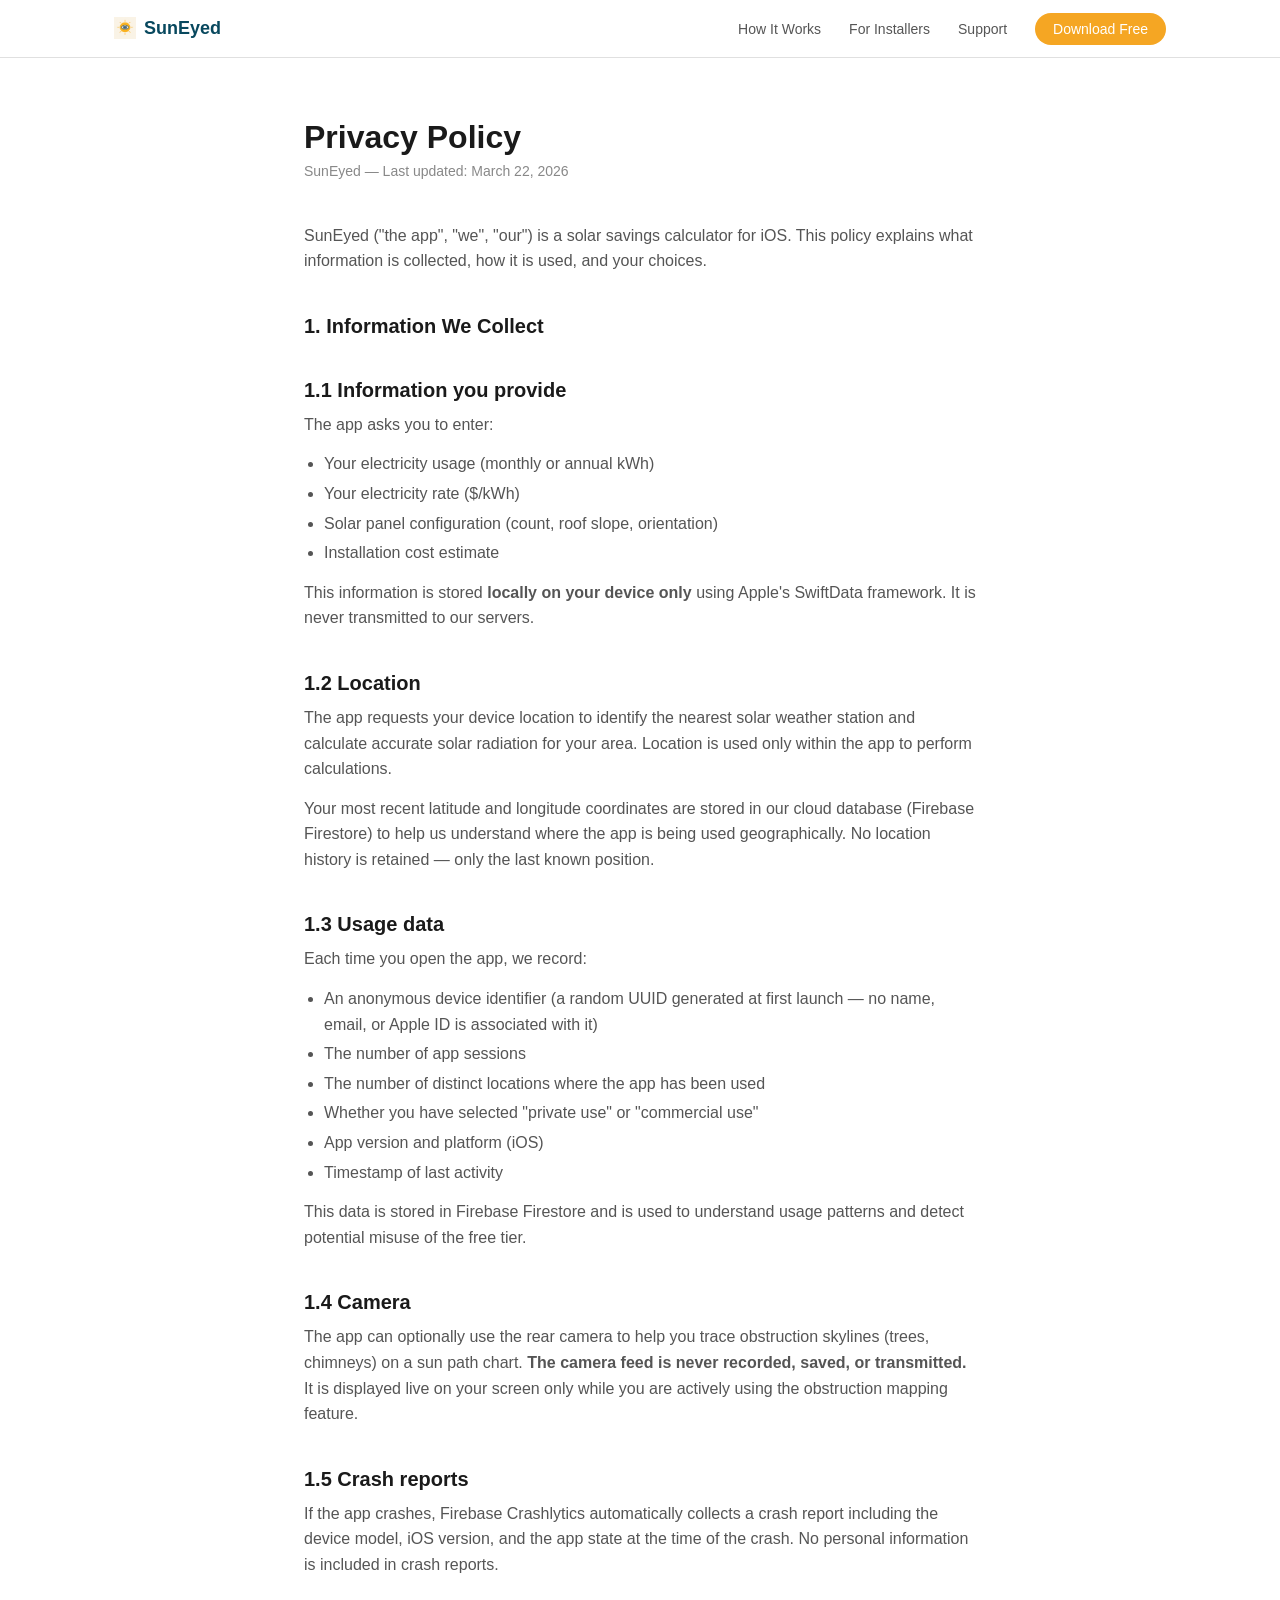
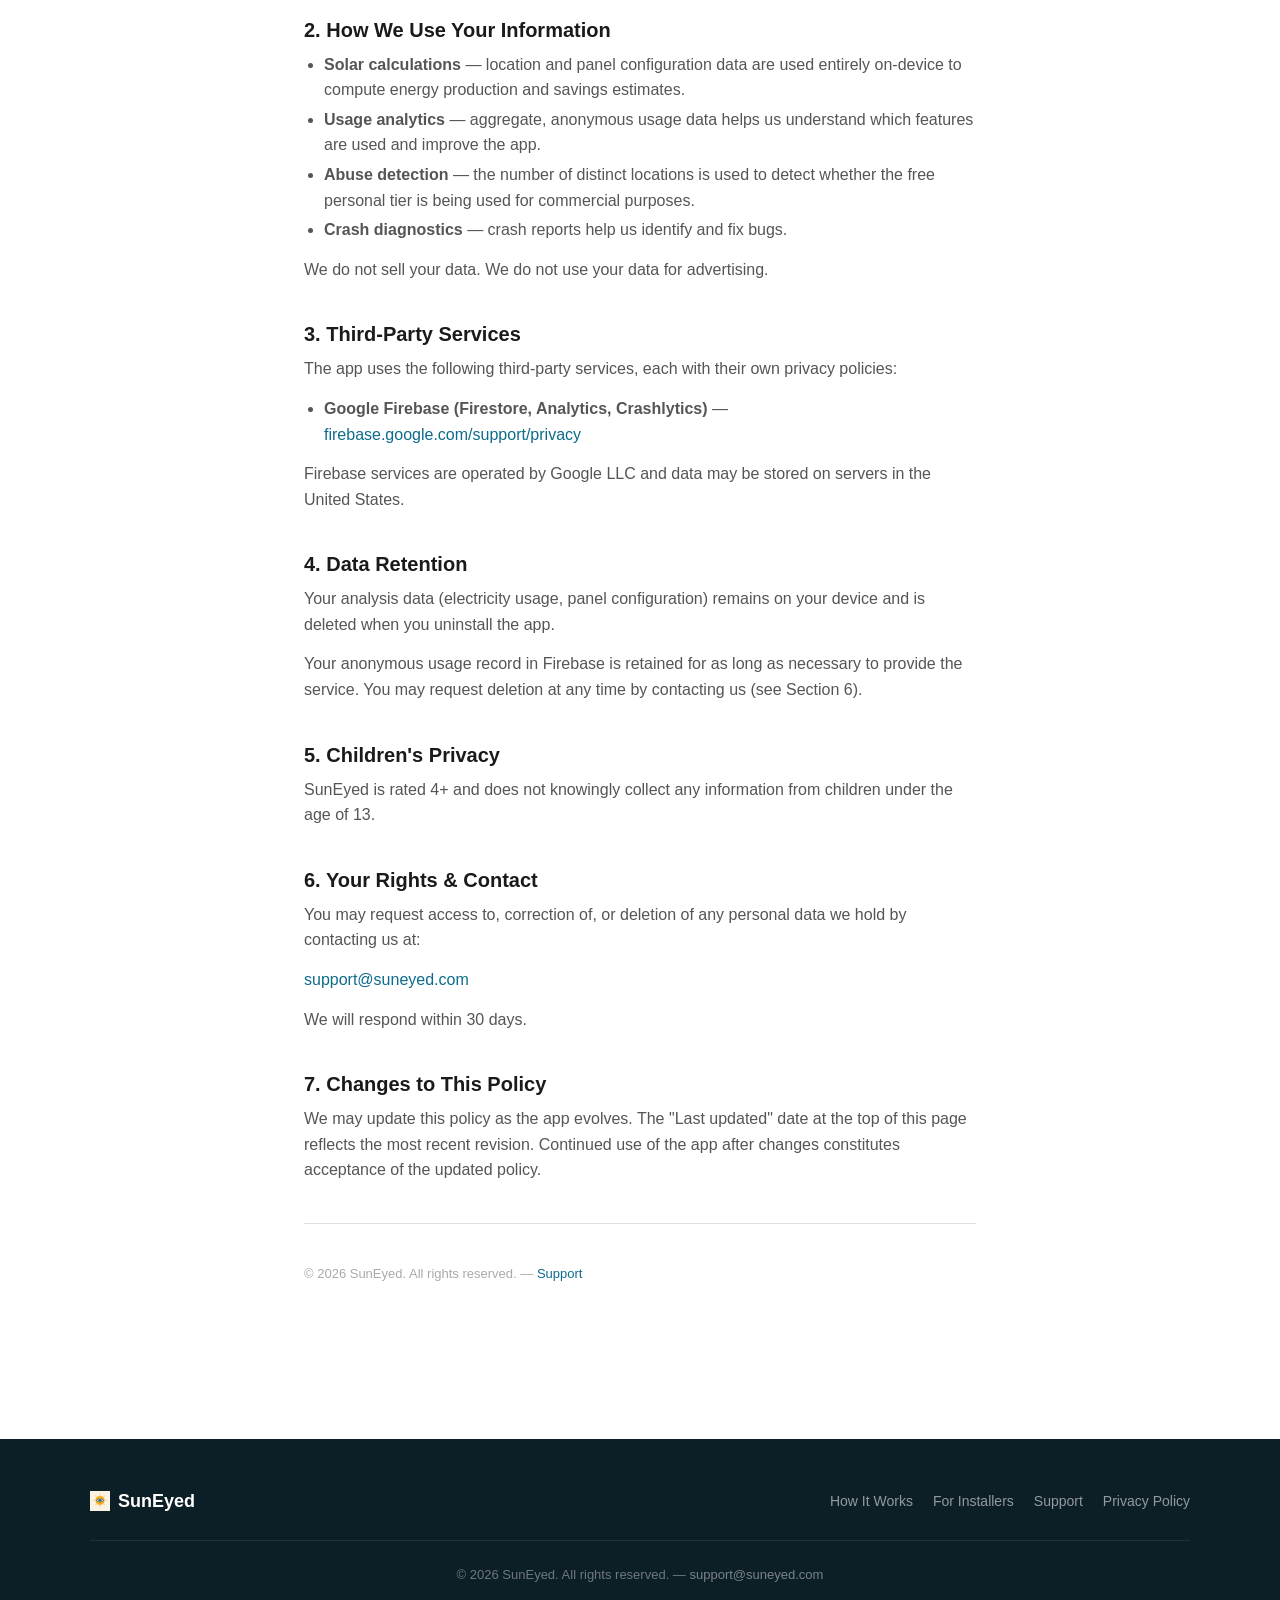
<file: privacy.html>
<!DOCTYPE html>
<html lang="en">
<head>
    <meta charset="UTF-8">
    <meta name="viewport" content="width=device-width, initial-scale=1.0">

    <title>Privacy Policy — SunEyed</title>
    <meta name="description" content="SunEyed privacy policy. What data is collected, how it is used, and your rights.">
    <link rel="canonical" href="https://suneyed.com/privacy">

    <link rel="stylesheet" href="css/style.css">
</head>
<body>

<!-- ===== NAV ===== -->
<nav class="nav">
    <div class="nav__inner">
        <a href="index.html" class="nav__logo">
            <img src="assets/logo-sun.png" alt="SunEyed" class="nav__logo-sun" style="height:22px;width:auto;vertical-align:middle;">
            SunEyed
        </a>
        <ul class="nav__links">
            <li><a href="how-it-works.html">How It Works</a></li>
            <li><a href="installers.html">For Installers</a></li>
            <li><a href="support.html">Support</a></li>
            <li><a href="index.html#download" class="nav__cta">Download Free</a></li>
        </ul>
    </div>
</nav>

<div class="page-content">

<h1>Privacy Policy</h1>
<p class="meta">SunEyed &mdash; Last updated: March 22, 2026</p>

<p>SunEyed ("the app", "we", "our") is a solar savings calculator for iOS. This policy explains what information is collected, how it is used, and your choices.</p>

<h2>1. Information We Collect</h2>

<h2>1.1 Information you provide</h2>
<p>The app asks you to enter:</p>
<ul>
    <li>Your electricity usage (monthly or annual kWh)</li>
    <li>Your electricity rate ($/kWh)</li>
    <li>Solar panel configuration (count, roof slope, orientation)</li>
    <li>Installation cost estimate</li>
</ul>
<p>This information is stored <strong>locally on your device only</strong> using Apple's SwiftData framework. It is never transmitted to our servers.</p>

<h2>1.2 Location</h2>
<p>The app requests your device location to identify the nearest solar weather station and calculate accurate solar radiation for your area. Location is used only within the app to perform calculations.</p>
<p>Your most recent latitude and longitude coordinates are stored in our cloud database (Firebase Firestore) to help us understand where the app is being used geographically. No location history is retained — only the last known position.</p>

<h2>1.3 Usage data</h2>
<p>Each time you open the app, we record:</p>
<ul>
    <li>An anonymous device identifier (a random UUID generated at first launch — no name, email, or Apple ID is associated with it)</li>
    <li>The number of app sessions</li>
    <li>The number of distinct locations where the app has been used</li>
    <li>Whether you have selected "private use" or "commercial use"</li>
    <li>App version and platform (iOS)</li>
    <li>Timestamp of last activity</li>
</ul>
<p>This data is stored in Firebase Firestore and is used to understand usage patterns and detect potential misuse of the free tier.</p>

<h2>1.4 Camera</h2>
<p>The app can optionally use the rear camera to help you trace obstruction skylines (trees, chimneys) on a sun path chart. <strong>The camera feed is never recorded, saved, or transmitted.</strong> It is displayed live on your screen only while you are actively using the obstruction mapping feature.</p>

<h2>1.5 Crash reports</h2>
<p>If the app crashes, Firebase Crashlytics automatically collects a crash report including the device model, iOS version, and the app state at the time of the crash. No personal information is included in crash reports.</p>

<h2>2. How We Use Your Information</h2>
<ul>
    <li><strong>Solar calculations</strong> — location and panel configuration data are used entirely on-device to compute energy production and savings estimates.</li>
    <li><strong>Usage analytics</strong> — aggregate, anonymous usage data helps us understand which features are used and improve the app.</li>
    <li><strong>Abuse detection</strong> — the number of distinct locations is used to detect whether the free personal tier is being used for commercial purposes.</li>
    <li><strong>Crash diagnostics</strong> — crash reports help us identify and fix bugs.</li>
</ul>
<p>We do not sell your data. We do not use your data for advertising.</p>

<h2>3. Third-Party Services</h2>
<p>The app uses the following third-party services, each with their own privacy policies:</p>
<ul>
    <li><strong>Google Firebase (Firestore, Analytics, Crashlytics)</strong> — <a href="https://firebase.google.com/support/privacy" target="_blank" rel="noopener">firebase.google.com/support/privacy</a></li>
</ul>
<p>Firebase services are operated by Google LLC and data may be stored on servers in the United States.</p>

<h2>4. Data Retention</h2>
<p>Your analysis data (electricity usage, panel configuration) remains on your device and is deleted when you uninstall the app.</p>
<p>Your anonymous usage record in Firebase is retained for as long as necessary to provide the service. You may request deletion at any time by contacting us (see Section 6).</p>

<h2>5. Children's Privacy</h2>
<p>SunEyed is rated 4+ and does not knowingly collect any information from children under the age of 13.</p>

<h2>6. Your Rights &amp; Contact</h2>
<p>You may request access to, correction of, or deletion of any personal data we hold by contacting us at:</p>
<p><a href="mailto:support@suneyed.com">support@suneyed.com</a></p>
<p>We will respond within 30 days.</p>

<h2>7. Changes to This Policy</h2>
<p>We may update this policy as the app evolves. The "Last updated" date at the top of this page reflects the most recent revision. Continued use of the app after changes constitutes acceptance of the updated policy.</p>

<hr>
<p style="font-size:13px; color:#aaa;">&copy; 2026 SunEyed. All rights reserved. &mdash; <a href="support.html">Support</a></p>

</div>

<!-- ===== FOOTER ===== -->
<footer class="footer">
    <div class="footer__inner">
        <div class="footer__logo" style="display:flex;align-items:center;gap:8px;"><img src="assets/logo-sun.png" alt="SunEyed" class="footer__logo-img" style="height:20px;width:auto;vertical-align:middle;"> SunEyed</div>
        <ul class="footer__links">
            <li><a href="how-it-works.html">How It Works</a></li>
            <li><a href="installers.html">For Installers</a></li>
            <li><a href="support.html">Support</a></li>
            <li><a href="privacy.html">Privacy Policy</a></li>
        </ul>
    </div>
    <div class="footer__inner">
        <p class="footer__copy">&copy; 2026 SunEyed. All rights reserved. &mdash; <a href="mailto:support@suneyed.com" style="color:rgba(255,255,255,0.45)">support@suneyed.com</a></p>
    </div>
</footer>

</body>
</html>
</file>
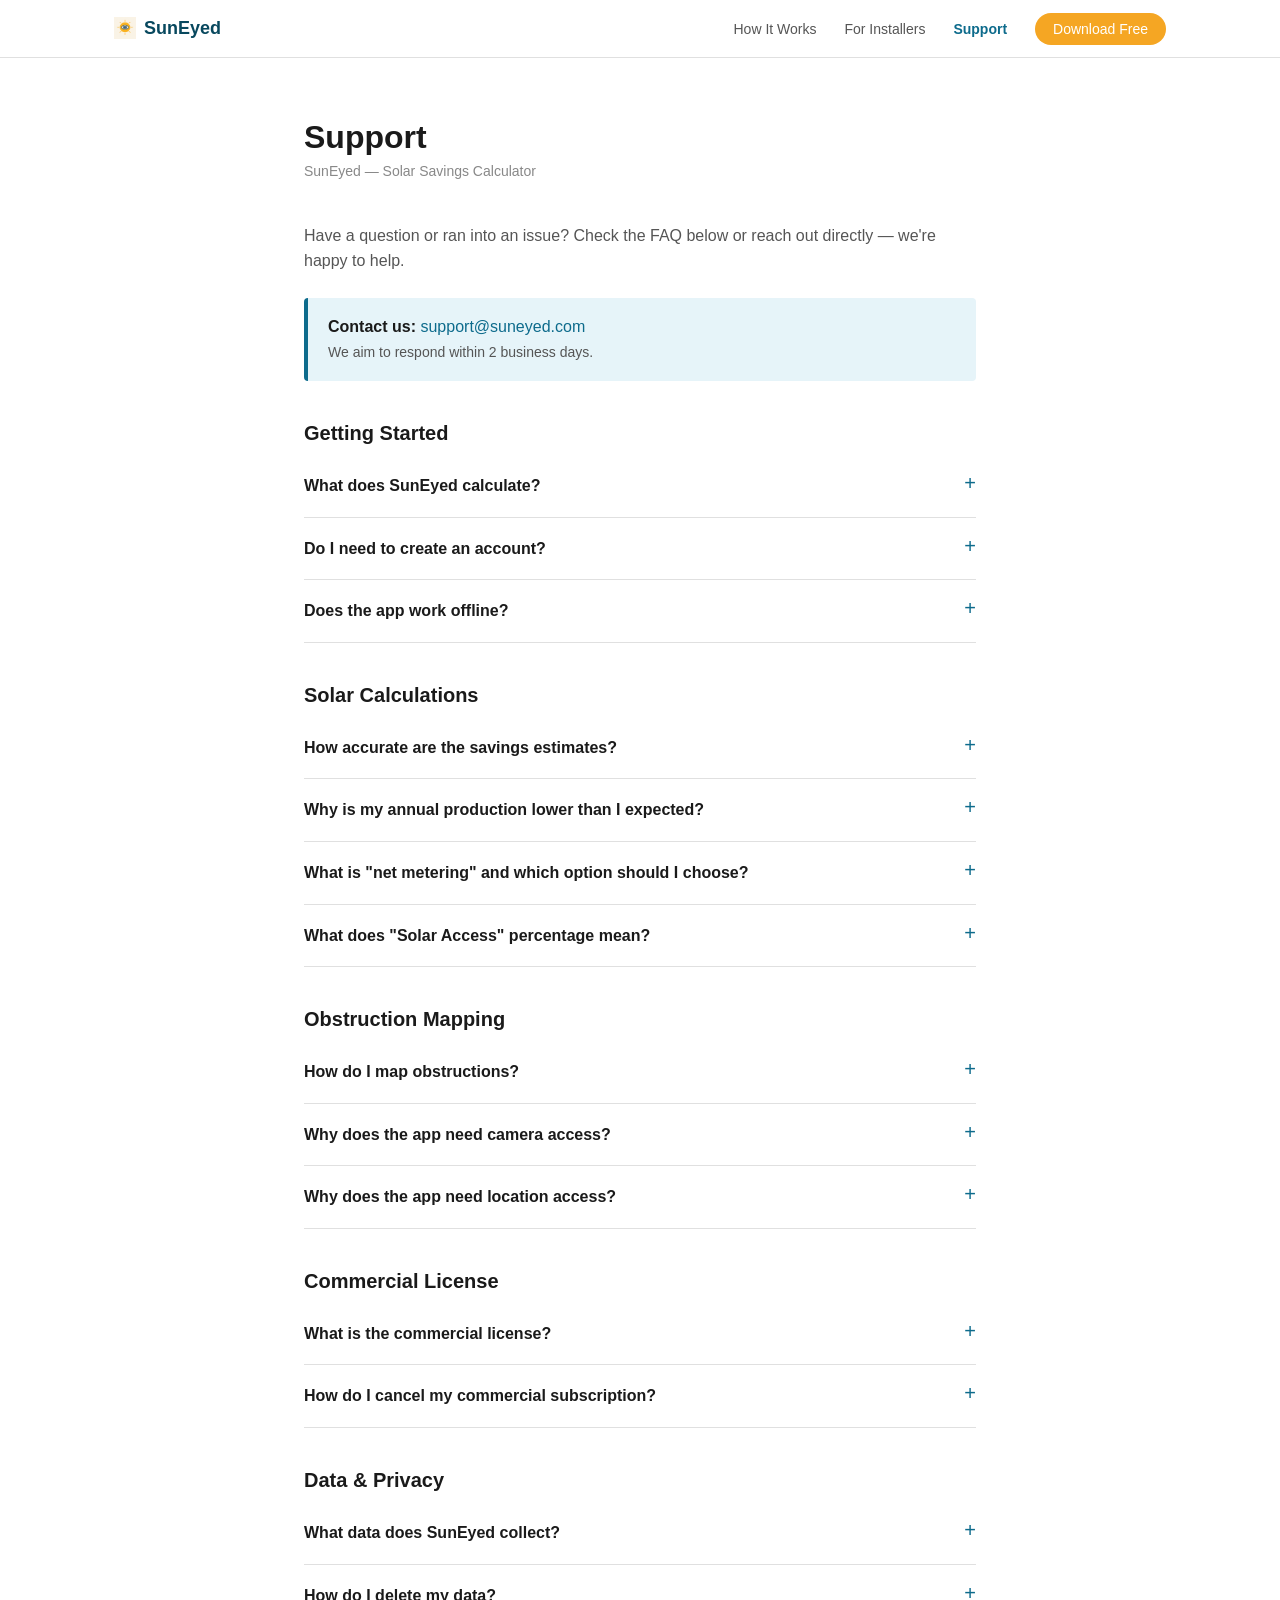
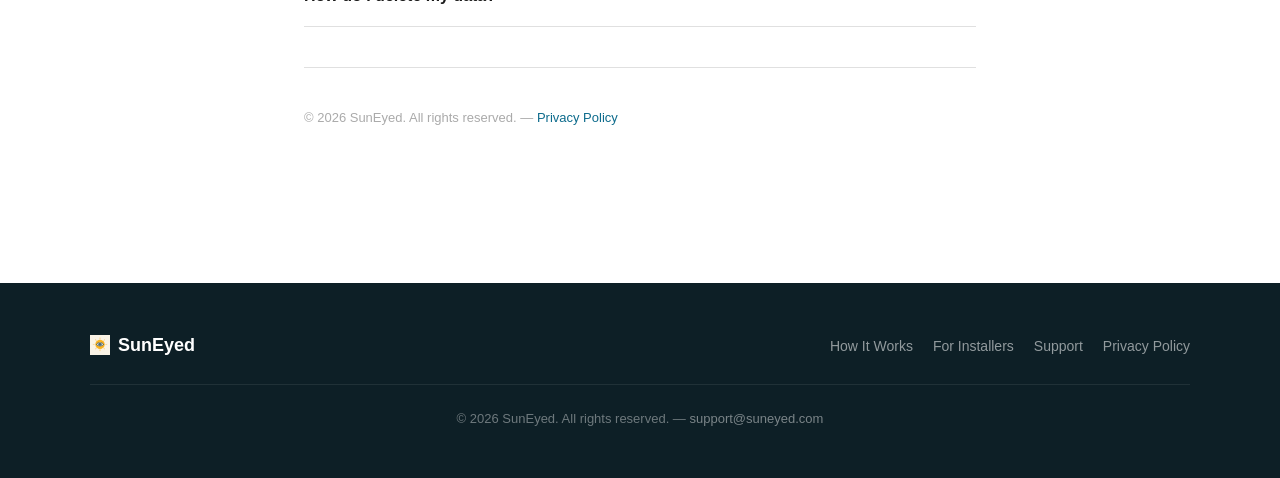
<file: support.html>
<!DOCTYPE html>
<html lang="en">
<head>
    <meta charset="UTF-8">
    <meta name="viewport" content="width=device-width, initial-scale=1.0">

    <title>Support — SunEyed Solar Savings Calculator</title>
    <meta name="description" content="SunEyed support and FAQ. Get help with solar calculations, obstruction mapping, net metering, and the commercial license.">
    <link rel="canonical" href="https://suneyed.com/support">

    <link rel="stylesheet" href="css/style.css">
</head>
<body>

<!-- ===== NAV ===== -->
<nav class="nav">
    <div class="nav__inner">
        <a href="index.html" class="nav__logo">
            <img src="assets/logo-sun.png" alt="SunEyed" class="nav__logo-sun" style="height:22px;width:auto;vertical-align:middle;">
            SunEyed
        </a>
        <ul class="nav__links">
            <li><a href="how-it-works.html">How It Works</a></li>
            <li><a href="installers.html">For Installers</a></li>
            <li><a href="support.html" style="color:var(--blue); font-weight:700;">Support</a></li>
            <li><a href="index.html#download" class="nav__cta">Download Free</a></li>
        </ul>
    </div>
</nav>

<div class="page-content">

<h1>Support</h1>
<p class="meta">SunEyed &mdash; Solar Savings Calculator</p>

<p>Have a question or ran into an issue? Check the FAQ below or reach out directly — we're happy to help.</p>

<div style="background:var(--blue-light); border-left:4px solid var(--blue); padding:16px 20px; border-radius:4px; margin:24px 0;">
    <strong>Contact us:</strong> <a href="mailto:support@suneyed.com">support@suneyed.com</a><br>
    <span style="font-size:14px; color:var(--text-muted);">We aim to respond within 2 business days.</span>
</div>

<h2>Getting Started</h2>

<details>
    <summary>What does SunEyed calculate?</summary>
    <p>SunEyed estimates how much energy your solar panels would generate, how much money you would save on your electricity bill each year, and how long it would take to recover your installation cost (break-even / payback period). Calculations are based on real solar radiation data from over 40,000 weather stations worldwide.</p>
</details>

<details>
    <summary>Do I need to create an account?</summary>
    <p>No. SunEyed requires no sign-up, no email address, and no login. All your analysis data is stored locally on your device.</p>
</details>

<details>
    <summary>Does the app work offline?</summary>
    <p>Yes. Once the app has loaded your local weather station data, all calculations run entirely on your device. An internet connection is only used to sync anonymous usage statistics and to load the solar installer list.</p>
</details>

<h2>Solar Calculations</h2>

<details>
    <summary>How accurate are the savings estimates?</summary>
    <p>The estimates are based on NASA and NOAA solar radiation data for the nearest weather station to your location, combined with your actual electricity usage and rate. Results are a good approximation for planning purposes. Actual savings will vary based on shading, panel degradation over time, future electricity rate changes, and installer-specific factors.</p>
    <p><strong>Disclaimer:</strong> The app provides an estimate based on user inputs and historical solar radiation data. Actual production may vary due to shading, weather, and equipment. SunEyed makes no warranties and accepts no liability for decisions made on the basis of these estimates. Always consult a qualified solar professional before making any investment decision.</p>
</details>

<details>
    <summary>Why is my annual production lower than I expected?</summary>
    <p>Common reasons include: roof orientation (south-facing panels in the northern hemisphere produce the most), roof slope, panel efficiency, system losses, and shading from trees or other obstructions. Use the "Map Obstructions" feature in the panel editor to trace nearby obstructions on the sun path chart.</p>
</details>

<details>
    <summary>What is "net metering" and which option should I choose?</summary>
    <p>Net metering is how your utility credits you for excess solar energy you export to the grid. <strong>Monthly</strong> settlement means each month is calculated independently — summer surplus doesn't offset winter deficit. <strong>Annual</strong> settlement means your utility banks summer credits and applies them to winter bills. Check with your utility to find out which applies to you.</p>
</details>

<details>
    <summary>What does "Solar Access" percentage mean?</summary>
    <p>Solar Access is the fraction of available sunlight that actually reaches your panels after accounting for obstructions you have mapped (trees, chimneys, neighboring buildings). 100% means no obstructions. A lower percentage reduces your production estimate proportionally.</p>
</details>

<h2>Obstruction Mapping</h2>

<details>
    <summary>How do I map obstructions?</summary>
    <p>Go to the Panel Group editor → Map Obstructions. You have two modes: <strong>Sensor</strong> (point the top edge of your phone at the obstruction skyline) and <strong>Camera</strong> (use the rear camera viewfinder to aim at obstructions). In both modes, tap START, sweep slowly from left to right along the obstruction's outline, then tap STOP. The obstruction will appear as a shaded area on the sun path chart.</p>
</details>

<details>
    <summary>Why does the app need camera access?</summary>
    <p>The camera is used only in Camera mode of the obstruction mapping feature. The live viewfinder helps you visually align the crosshair with a tree or rooftop edge. The camera feed is never recorded, saved, or sent anywhere.</p>
</details>

<details>
    <summary>Why does the app need location access?</summary>
    <p>Location is used to find the nearest solar weather station in our database, which provides the monthly solar radiation values used in your calculations. Without location, the app cannot retrieve accurate local solar data.</p>
</details>

<h2>Commercial License</h2>

<details>
    <summary>What is the commercial license?</summary>
    <p>The commercial license ($99.99/year) is for professionals who use SunEyed as a tool for client work — solar installers, energy auditors, or real estate agents. It unlocks features designed for professional use. Private homeowners evaluating their own roof can use SunEyed for free.</p>
</details>

<details>
    <summary>How do I cancel my commercial subscription?</summary>
    <p>Open the Settings app on your iPhone → [your name] → Subscriptions → SunEyed → Cancel Subscription. Cancellation takes effect at the end of the current billing period.</p>
</details>

<h2>Data &amp; Privacy</h2>

<details>
    <summary>What data does SunEyed collect?</summary>
    <p>SunEyed collects anonymous usage statistics (session count, last known location, app version) via Firebase. Your electricity usage, panel configuration, and analysis results are stored only on your device and are never transmitted. See our full <a href="privacy.html">Privacy Policy</a> for details.</p>
</details>

<details>
    <summary>How do I delete my data?</summary>
    <p>Your local analysis data is deleted when you uninstall the app. To request deletion of your anonymous usage record from our servers, email <a href="mailto:support@suneyed.com">support@suneyed.com</a> with the subject "Data deletion request." We will process it within 30 days.</p>
</details>

<hr>
<p style="font-size:13px; color:#aaa;">&copy; 2026 SunEyed. All rights reserved. &mdash; <a href="privacy.html">Privacy Policy</a></p>

</div>

<!-- ===== FOOTER ===== -->
<footer class="footer">
    <div class="footer__inner">
        <div class="footer__logo" style="display:flex;align-items:center;gap:8px;"><img src="assets/logo-sun.png" alt="SunEyed" class="footer__logo-img" style="height:20px;width:auto;vertical-align:middle;"> SunEyed</div>
        <ul class="footer__links">
            <li><a href="how-it-works.html">How It Works</a></li>
            <li><a href="installers.html">For Installers</a></li>
            <li><a href="support.html">Support</a></li>
            <li><a href="privacy.html">Privacy Policy</a></li>
        </ul>
    </div>
    <div class="footer__inner">
        <p class="footer__copy">&copy; 2026 SunEyed. All rights reserved. &mdash; <a href="mailto:support@suneyed.com" style="color:rgba(255,255,255,0.45)">support@suneyed.com</a></p>
    </div>
</footer>

</body>
</html>
</file>
<file: css/style.css>
/* ===========================
   SunEyed — Shared Stylesheet
   =========================== */

:root {
    --blue:       #0d6b8c;
    --blue-dark:  #08485e;
    --blue-light: #e6f4f9;
    --amber:      #f5a623;
    --amber-dark: #d4891a;
    --text:       #1a1a1a;
    --text-muted: #555;
    --border:     #e0e0e0;
    --bg-alt:     #f5f7f8;
    --radius:     12px;
    --radius-sm:  6px;
}

/* Reset */
*, *::before, *::after { box-sizing: border-box; margin: 0; padding: 0; }

html { scroll-behavior: smooth; }

body {
    font-family: -apple-system, BlinkMacSystemFont, "SF Pro Text", "Segoe UI", Helvetica, Arial, sans-serif;
    font-size: 16px;
    line-height: 1.6;
    color: var(--text);
    background: #fff;
}

img { max-width: 100%; height: auto; display: block; }
a { color: var(--blue); text-decoration: none; }
a:hover { text-decoration: underline; }

/* ---- Typography ---- */
h1, h2, h3 {
    font-family: -apple-system, BlinkMacSystemFont, "SF Pro Display", "Segoe UI", Helvetica, Arial, sans-serif;
    line-height: 1.2;
    color: var(--text);
}

/* ---- Layout helpers ---- */
.container {
    max-width: 1100px;
    margin: 0 auto;
    padding: 0 24px;
}

.section {
    padding: 80px 0;
}

.section--alt {
    background: var(--bg-alt);
}

/* ---- Nav ---- */
.nav {
    position: sticky;
    top: 0;
    z-index: 100;
    background: rgba(255,255,255,0.96);
    backdrop-filter: saturate(180%) blur(10px);
    border-bottom: 1px solid var(--border);
}

.nav__inner {
    display: flex;
    align-items: center;
    justify-content: space-between;
    padding: 14px 24px;
    max-width: 1100px;
    margin: 0 auto;
}

.nav__logo {
    display: flex;
    align-items: center;
    gap: 8px;
    font-size: 18px;
    font-weight: 700;
    color: var(--blue-dark);
    text-decoration: none;
}

.nav__logo-sun {
    height: 22px;
    width: auto;
    vertical-align: middle;
}

.nav__links {
    display: flex;
    align-items: center;
    gap: 28px;
    list-style: none;
}

.nav__links a {
    font-size: 14px;
    font-weight: 500;
    color: var(--text-muted);
}
.nav__links a:hover { color: var(--blue); text-decoration: none; }

.nav__cta {
    background: var(--amber);
    color: #fff !important;
    padding: 8px 18px;
    border-radius: 20px;
    font-weight: 600;
    font-size: 14px;
    transition: background 0.15s;
}
.nav__cta:hover { background: var(--amber-dark) !important; }

/* ---- Buttons ---- */
.btn {
    display: inline-flex;
    align-items: center;
    gap: 8px;
    padding: 14px 28px;
    border-radius: 28px;
    font-size: 16px;
    font-weight: 600;
    cursor: pointer;
    border: none;
    transition: transform 0.1s, box-shadow 0.1s;
    text-decoration: none;
}
.btn:hover { transform: translateY(-1px); box-shadow: 0 4px 16px rgba(0,0,0,0.12); text-decoration: none; }
.btn:active { transform: translateY(0); }

.btn--primary {
    background: var(--blue);
    color: #fff;
}
.btn--amber {
    background: var(--amber);
    color: #fff;
}
.btn--outline {
    background: transparent;
    color: var(--blue);
    border: 2px solid var(--blue);
}

/* ---- Hero ---- */
.hero {
    background: linear-gradient(160deg, #08485e 0%, #0d6b8c 55%, #1c90b8 100%);
    color: #fff;
    padding: 100px 24px 80px;
    text-align: center;
}

.hero__eyebrow {
    display: inline-block;
    background: rgba(255,255,255,0.15);
    color: #fff;
    font-size: 13px;
    font-weight: 600;
    letter-spacing: 0.08em;
    text-transform: uppercase;
    padding: 5px 14px;
    border-radius: 20px;
    margin-bottom: 20px;
}

.hero__title {
    font-size: clamp(34px, 5vw, 58px);
    font-weight: 800;
    color: #fff;
    max-width: 700px;
    margin: 0 auto 20px;
    line-height: 1.1;
}

.hero__title em {
    color: var(--amber);
    font-style: normal;
}

.hero__sub {
    font-size: clamp(16px, 2vw, 20px);
    color: rgba(255,255,255,0.82);
    max-width: 520px;
    margin: 0 auto 40px;
}

.hero__actions {
    display: flex;
    gap: 14px;
    justify-content: center;
    flex-wrap: wrap;
    margin-bottom: 60px;
}

.hero__badges {
    display: flex;
    gap: 28px;
    justify-content: center;
    flex-wrap: wrap;
}

.hero__badge {
    display: flex;
    align-items: center;
    gap: 8px;
    font-size: 14px;
    color: rgba(255,255,255,0.75);
}

.hero__badge-icon {
    font-size: 18px;
}

/* ---- App Store badge ---- */
.appstore-badge {
    display: inline-flex;
    align-items: center;
    gap: 10px;
    background: #000;
    color: #fff;
    border-radius: 10px;
    padding: 10px 20px;
    text-decoration: none;
    transition: opacity 0.15s;
}
.appstore-badge:hover { opacity: 0.85; text-decoration: none; }
.appstore-badge__icon { font-size: 28px; }
.appstore-badge__text { text-align: left; }
.appstore-badge__sub { font-size: 10px; color: rgba(255,255,255,0.7); display: block; }
.appstore-badge__main { font-size: 18px; font-weight: 700; line-height: 1.1; }

/* ---- Screenshots ---- */
.screenshots {
    display: flex;
    gap: 24px;
    justify-content: center;
    flex-wrap: wrap;
    margin-top: 56px;
}

.screenshot-card {
    width: 200px;
    flex-shrink: 0;
    display: flex;
    flex-direction: column;
    align-items: center;
}

.device-frame {
    position: relative;
    background: #1c1c1e;
    border-radius: 28px;
    padding: 12px 6px 10px;
    width: 100%;
    box-sizing: border-box;
    box-shadow:
        0 0 0 1.5px #3a3a3c,
        inset 0 0 0 1px #2c2c2e,
        0 12px 36px rgba(0,0,0,0.22);
}


.device-frame img {
    display: block;
    width: 100%;
    border-radius: 20px;
}

.screenshot-card__img-placeholder {
    width: 100%;
    aspect-ratio: 9/19.5;
    background: linear-gradient(180deg, var(--blue-light) 0%, #d4edf5 100%);
    display: flex;
    align-items: center;
    justify-content: center;
    font-size: 40px;
}

.screenshot-card__label {
    font-size: 12px;
    font-weight: 600;
    color: var(--text-muted);
    text-align: center;
    padding: 10px 8px;
    letter-spacing: 0.04em;
    text-transform: uppercase;
}

/* ---- Steps ---- */
.steps {
    display: grid;
    grid-template-columns: repeat(auto-fit, minmax(260px, 1fr));
    gap: 40px;
    margin-top: 48px;
}

.step {
    text-align: center;
}

.step__number {
    width: 52px;
    height: 52px;
    border-radius: 50%;
    background: var(--blue);
    color: #fff;
    font-size: 22px;
    font-weight: 700;
    display: flex;
    align-items: center;
    justify-content: center;
    margin: 0 auto 16px;
}

.step__icon {
    font-size: 36px;
    margin-bottom: 16px;
}

.step__title {
    font-size: 18px;
    font-weight: 700;
    margin-bottom: 8px;
}

.step__desc {
    font-size: 15px;
    color: var(--text-muted);
    max-width: 300px;
    margin: 0 auto;
}

/* ---- Features grid ---- */
.features {
    display: grid;
    grid-template-columns: repeat(auto-fit, minmax(240px, 1fr));
    gap: 28px;
    margin-top: 48px;
}

.feature-card {
    background: #fff;
    border: 1px solid var(--border);
    border-radius: var(--radius);
    padding: 28px 24px;
}

.feature-card__icon {
    font-size: 32px;
    margin-bottom: 14px;
}

.feature-card__title {
    font-size: 16px;
    font-weight: 700;
    margin-bottom: 6px;
}

.feature-card__desc {
    font-size: 14px;
    color: var(--text-muted);
    line-height: 1.5;
}

/* ---- Trust row ---- */
.trust-row {
    display: flex;
    flex-wrap: wrap;
    gap: 16px;
    justify-content: center;
    margin-top: 40px;
}

.trust-pill {
    display: flex;
    align-items: center;
    gap: 8px;
    background: var(--blue-light);
    border-radius: 24px;
    padding: 10px 20px;
    font-size: 14px;
    font-weight: 500;
    color: var(--blue-dark);
}

/* ---- Installer CTA band ---- */
.installer-band {
    background: var(--blue-dark);
    color: #fff;
    padding: 60px 24px;
    text-align: center;
}

.installer-band h2 {
    color: #fff;
    font-size: clamp(22px, 3vw, 32px);
    margin-bottom: 12px;
}

.installer-band p {
    color: rgba(255,255,255,0.78);
    font-size: 17px;
    max-width: 480px;
    margin: 0 auto 32px;
}

/* ---- Section header ---- */
.section-header {
    text-align: center;
    margin-bottom: 8px;
}

.section-header h2 {
    font-size: clamp(26px, 3.5vw, 38px);
    font-weight: 800;
}

.section-header p {
    margin-top: 12px;
    font-size: 17px;
    color: var(--text-muted);
    max-width: 560px;
    margin-left: auto;
    margin-right: auto;
}

.section-label {
    font-size: 12px;
    font-weight: 700;
    letter-spacing: 0.10em;
    text-transform: uppercase;
    color: var(--blue);
    margin-bottom: 10px;
}

/* ---- Footer ---- */
.footer {
    background: #0d1f26;
    color: rgba(255,255,255,0.6);
    padding: 48px 24px;
}

.footer__inner {
    max-width: 1100px;
    margin: 0 auto;
    display: flex;
    flex-wrap: wrap;
    gap: 32px;
    justify-content: space-between;
    align-items: center;
}

.footer__logo {
    font-size: 18px;
    font-weight: 700;
    color: #fff;
    display: flex;
    align-items: center;
    gap: 8px;
}
.footer__logo-img {
    height: 20px;
    width: auto;
}

.footer__links {
    display: flex;
    flex-wrap: wrap;
    gap: 20px;
    list-style: none;
}

.footer__links a {
    font-size: 14px;
    color: rgba(255,255,255,0.55);
}
.footer__links a:hover { color: #fff; text-decoration: none; }

.footer__copy {
    font-size: 13px;
    color: rgba(255,255,255,0.4);
    width: 100%;
    margin-top: 24px;
    border-top: 1px solid rgba(255,255,255,0.08);
    padding-top: 24px;
    text-align: center;
}

/* ---- Interior page layout ---- */
.page-content {
    max-width: 720px;
    margin: 60px auto;
    padding: 0 24px 80px;
}

.page-content h1 {
    font-size: 32px;
    margin-bottom: 4px;
}

.page-content h2 {
    font-size: 20px;
    margin-top: 40px;
    margin-bottom: 10px;
}

.page-content p { margin-bottom: 14px; color: var(--text-muted); }
.page-content ul { padding-left: 20px; margin-bottom: 14px; }
.page-content li { color: var(--text-muted); margin-bottom: 4px; }
.page-content .meta { color: #888; font-size: 14px; margin-bottom: 40px; }
.page-content hr { border: none; border-top: 1px solid var(--border); margin: 40px 0; }

/* ---- Form ---- */
.form-group {
    margin-bottom: 20px;
}

.form-group label {
    display: block;
    font-weight: 600;
    font-size: 14px;
    margin-bottom: 6px;
    color: var(--text);
}

.form-group input,
.form-group select,
.form-group textarea {
    width: 100%;
    padding: 10px 14px;
    border: 1.5px solid var(--border);
    border-radius: var(--radius-sm);
    font-size: 15px;
    font-family: inherit;
    color: var(--text);
    transition: border-color 0.15s;
    background: #fff;
}

.form-group input:focus,
.form-group select:focus,
.form-group textarea:focus {
    outline: none;
    border-color: var(--blue);
}

.form-group textarea { resize: vertical; min-height: 90px; }

.form-row { display: grid; grid-template-columns: 1fr 1fr; gap: 16px; }

.form-box {
    background: #fff;
    border: 1px solid var(--border);
    border-radius: var(--radius);
    padding: 36px 40px;
    max-width: 600px;
    margin: 48px auto 0;
    box-shadow: 0 4px 24px rgba(0,0,0,0.06);
}

.form-success {
    display: none;
    background: #e6f9ee;
    border: 1px solid #6dcf95;
    border-radius: var(--radius-sm);
    padding: 16px 20px;
    color: #1a6b38;
    font-weight: 500;
    margin-top: 16px;
}

/* ---- FAQ ---- */
details {
    border-bottom: 1px solid var(--border);
    padding: 4px 0;
}

summary {
    cursor: pointer;
    font-weight: 600;
    padding: 14px 0;
    list-style: none;
    position: relative;
    padding-right: 28px;
}

summary::-webkit-details-marker { display: none; }

summary::after {
    content: "+";
    position: absolute;
    right: 0;
    top: 14px;
    color: var(--blue);
    font-size: 20px;
    font-weight: 400;
    line-height: 1;
}

details[open] summary::after { content: "−"; }

details p {
    margin: 0 0 14px 0;
    color: var(--text-muted);
    font-size: 15px;
}

/* ---- How It Works page ---- */
.step-row {
    display: grid;
    grid-template-columns: 56px 1fr;
    gap: 24px;
    margin-bottom: 56px;
    align-items: start;
}

.step-row__num {
    width: 56px;
    height: 56px;
    border-radius: 50%;
    background: var(--blue);
    color: #fff;
    font-size: 24px;
    font-weight: 700;
    display: flex;
    align-items: center;
    justify-content: center;
    flex-shrink: 0;
    margin-top: 4px;
}

.step-row__body h3 {
    font-size: 20px;
    font-weight: 700;
    margin-bottom: 8px;
}

.step-row__body p {
    color: var(--text-muted);
    margin-bottom: 12px;
}

.step-row__sub {
    background: var(--bg-alt);
    border-radius: var(--radius-sm);
    padding: 14px 18px;
    font-size: 14px;
    color: var(--text-muted);
    border-left: 3px solid var(--blue);
}

/* ---- Responsive ---- */
@media (max-width: 640px) {
    .nav__links { display: none; }
    .form-row { grid-template-columns: 1fr; }
    .form-box { padding: 28px 20px; }
    .footer__inner { flex-direction: column; align-items: flex-start; }
    .hero { padding: 72px 20px 56px; }
    .step-row { grid-template-columns: 44px 1fr; gap: 16px; }
    .step-row__num { width: 44px; height: 44px; font-size: 18px; }
}
</file>
